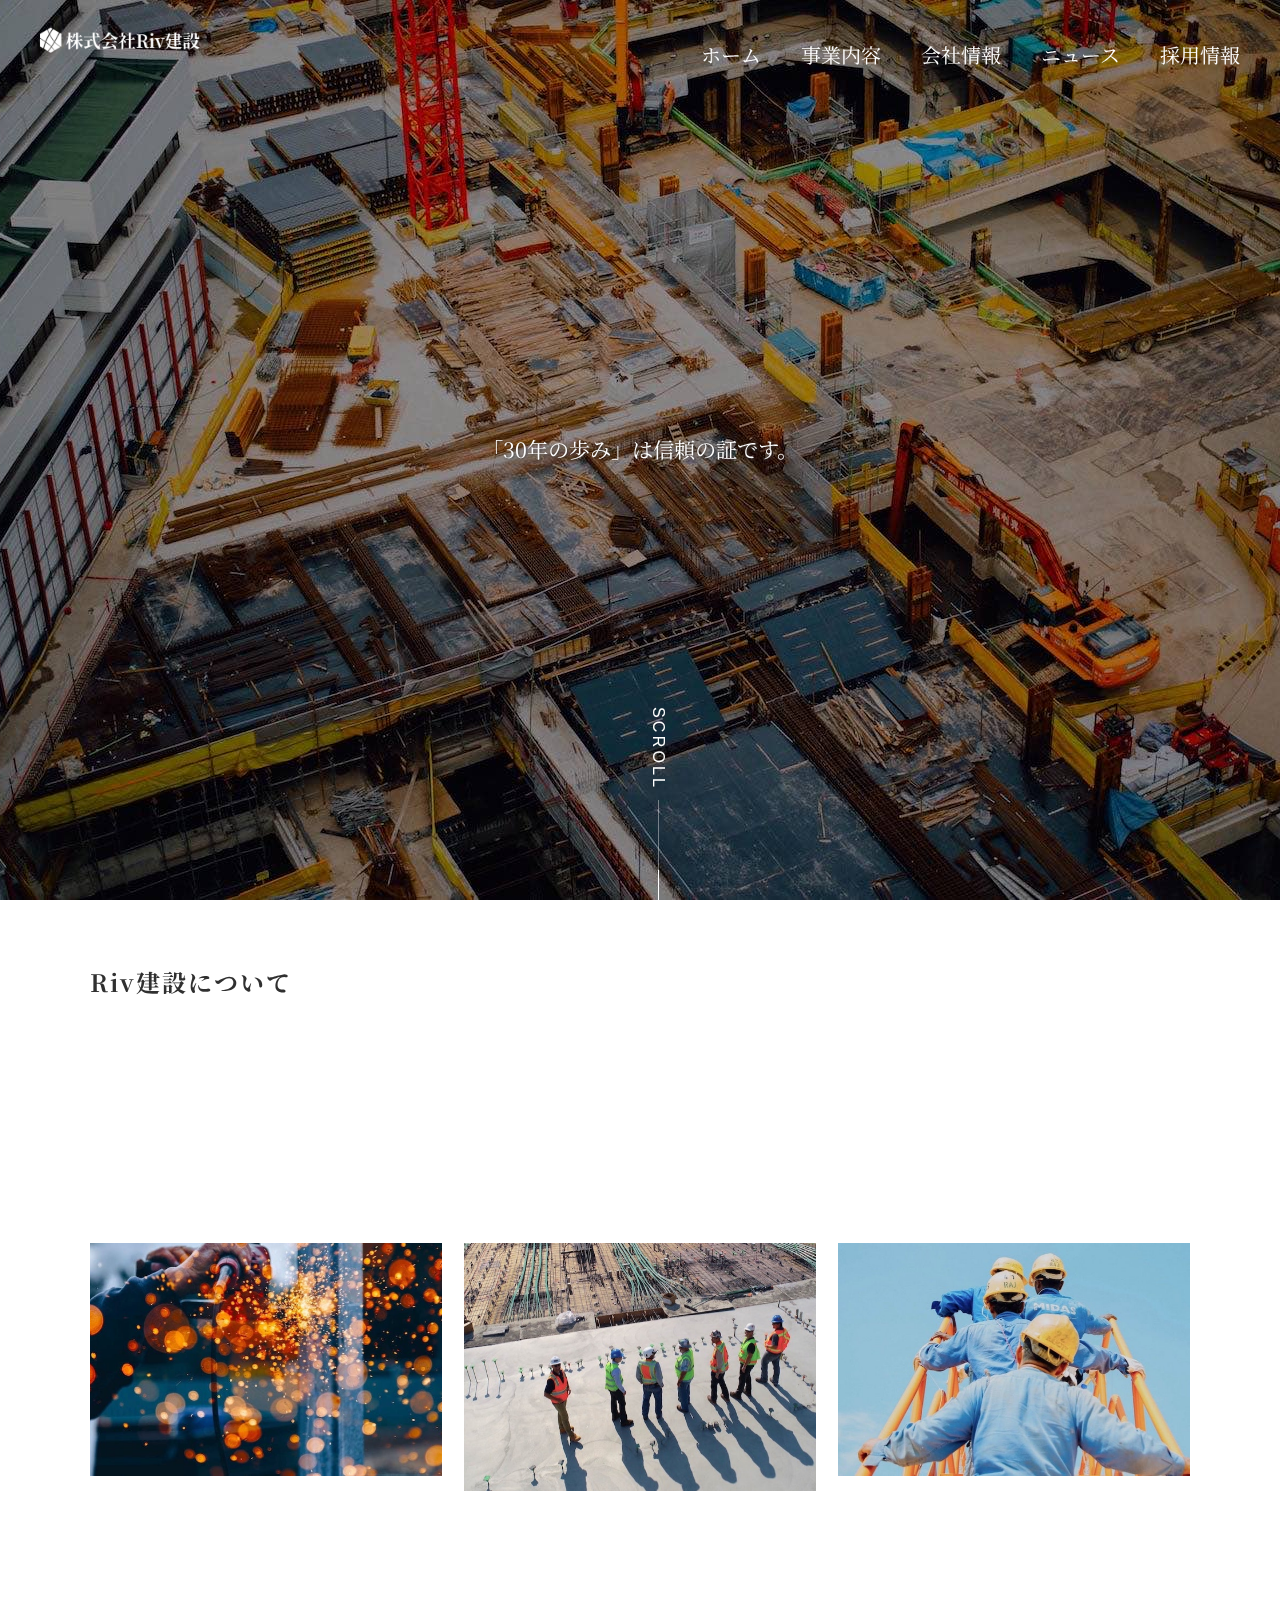
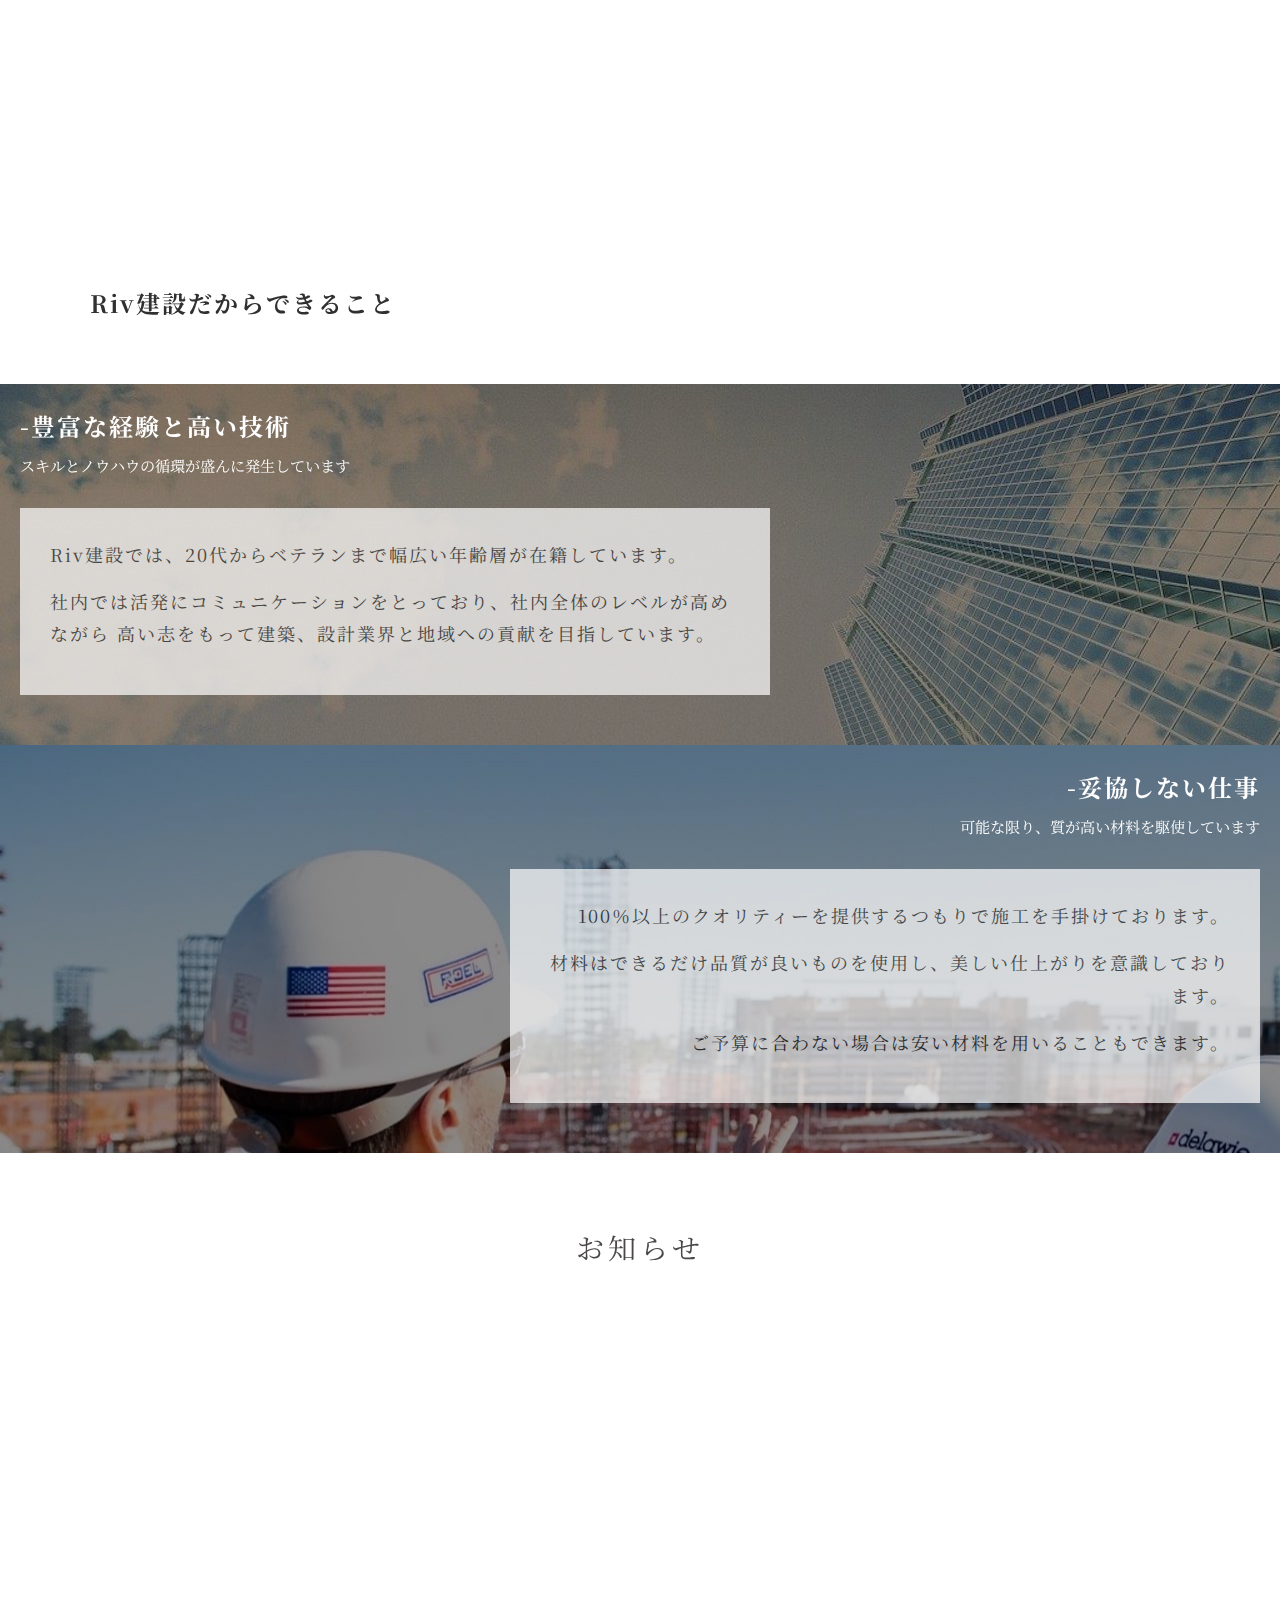
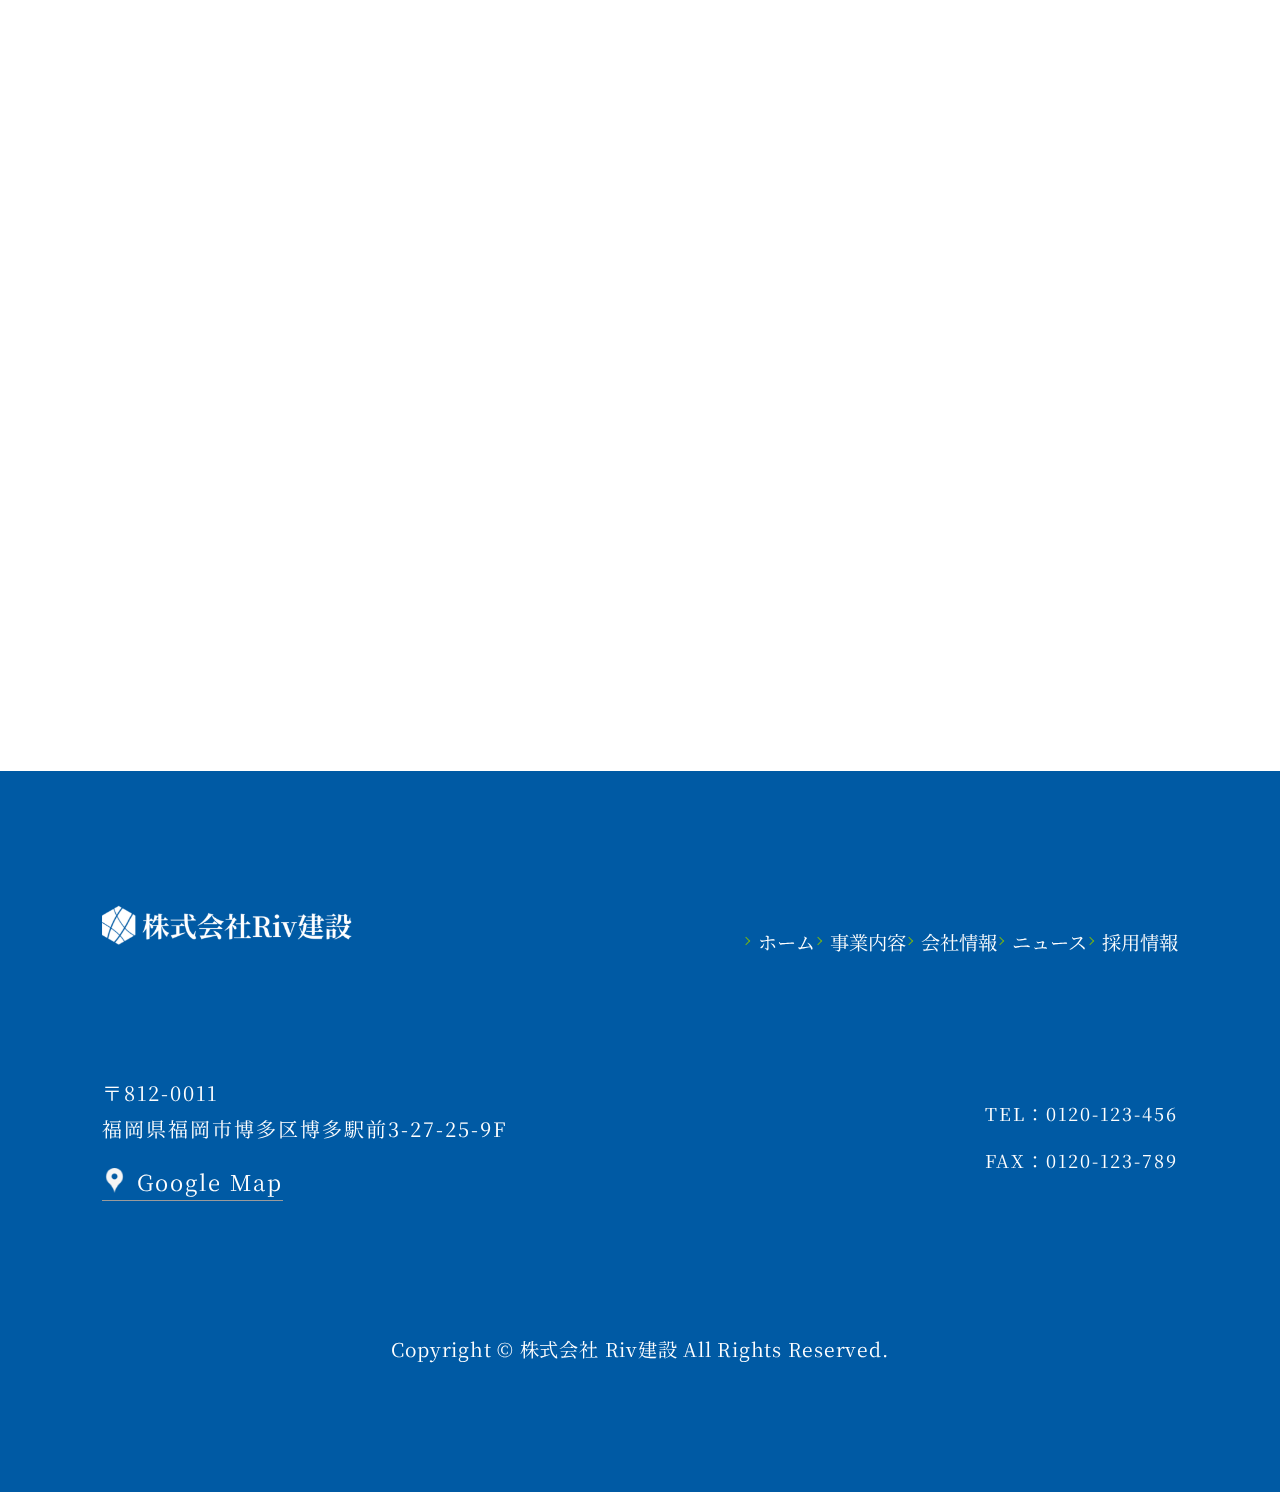
<file: index.html>
<!DOCTYPE html>
<html lang="ja">

<head>
  <meta charset="UTF-8" />
  <meta name="viewport" content="width=device-width, initial-scale=1.0" />
  <title>建設テンプレート-１</title>
  <link rel="stylesheet" href="/styles/vendor/logo-animation.min.css">
  <link rel="stylesheet" href="/styles/vendor/bootstrap-reboot.css">
  <link rel="stylesheet" href="/styles/vendor/swiper.min.css">
  <link rel="stylesheet" href="/styles/vendor/animsition.min.css">
  <link rel="preconnect" href="https://fonts.gstatic.com" />
  <link href="https://fonts.googleapis.com/css2?family=Noto+Serif+JP:wght@400;600&display=swap" rel="stylesheet" />
  <link rel="stylesheet" href="/styles/style.css" />
</head>

<body>
  <div class="superwrapper">
    <header id="header" class="p-header">
      <div class="logo clip-js3 top">
        <a class="animsition-link" href="/">
          <img src="/images/logo.png" alt="">
        </a>
      </div>
      <!-- /.logo -->
      <div class="l-menu-sp-button clip-js3 top"><i></i><i></i><i></i></div>
      <!-- /.l-menu-sp-button -->
      <div class="pc-menu">
        <nav class="pc-nav">
          <ul class="pc-nav__list">
            <li class="pc-nav__item">
              <a class="animsition-link" href="/">ホーム</a>
            </li>
            <li class="pc-nav__item">
              <a class="animsition-link" href="/business/business.html">事業内容</a>
            </li>
            <li class="pc-nav__item">
              <a class="animsition-link" href="/company/company.html">会社情報</a>
            </li>
            <li class="pc-nav__item">
              <a class="animsition-link" href="/news/news.html">ニュース</a>
            </li>
            <li class="pc-nav__item">
              <a class="animsition-link" href="/recruit/recruit.html">採用情報</a>
            </li>
          </ul>
        </nav>
      </div>
      <div class="l-action-sp">
        <ul class="l-action-sp__buttons">
          <li class="l-action-sp__button-access">
            <a href="https://goo.gl/maps/zHQuAuFJBFJgpG6fA"><i>事業内容</i></a>
          </li>
          <li class="l-action-sp__button-tel">
            <a href="tel:092-686-7954"><i>お問い合わせ</i></a>
          </li>
        </ul>
      </div>
      <!-- /.l-action-sp__buttons -->
    </header>
    <!-- /.p-header -->
    <div class="p-mv">
      <p class="p-mv-copy">「30年の歩み」は信頼の証です。</p>
      <div class="hero clip-js2 circle">
        <div class="swiper-container">
          <div class="swiper-wrapper">
            <div class="swiper-slide">
              <img class="view-sp" src="/images/top/top-image-sp-1.jpg">
              <img class="view-pc" src="/images/top/top-image-1.jpg">
            </div>
            <div class="swiper-slide">
              <img class="view-sp" src="/images/top/top-image-sp-2.jpg">
              <img class="view-pc" src="/images/top/top-image-2.jpg">
            </div>
            <div class="swiper-slide">
              <img class="view-sp" src="/images/top/top-image-sp-3.jpg">
              <img class="view-pc" src="/images/top/top-image-3.jpg">
            </div>
          </div>
        </div>
      </div>
      <a class="scroll-dwn clip-js1 top" href="#">SCROLL</a>
    </div>
    <!-- /.p-mv -->
    <div class="l-content" id="content">
      <div class="p-message">
        <div class="c-container appear up">
          <h3 class="c-txt-md clip-js left">Riv建設について</h3>
          <div class="p-message__text item">
            <p class="c-txt-sm">福岡県に密着するからこそのスピーディーな仕事と、安全第一で進める質の高い施工がRiv建設の強みです。</p>
            <p class="c-txt-sm">経験豊富なベテランから20代の若手もいます。先輩が後輩に対して工事の技術やノウハウを伝達し、会社全体のスキルを高める風土があります。</p>
            <p class="c-txt-sm">お客様に安心していただくために、クオリティの高い施工をご提供致します。</p>
          </div>
        </div>
      </div>
      <!-- /.p-message -->
      <div class="contents-nav">
        <nav class="p-index">
          <ul>
            <li>
              <a class="animsition-link" href="/business/business.html">
                <div class="p-index__photo">
                  <img class="parallax" src="/images/top/top-business.jpg" />
                </div>
                <div class="p-index__desc appear up">
                  <h3 class="p-index__title item">事業内容</h3>
                  <div class="p-index__text item">
                    <p class="c-txt-sm">
                      ビルやオフィスから一般住宅まで、様々なご要望にお応えできるのが私たちの強みです。
                    </p>
                  </div>
                </div>
              </a>
            </li>
            <li>
              <a class="animsition-link" href="/company/company.html">
                <div class="p-index__photo">
                  <img class="parallax" src="/images/top/top-company.jpg" />
                </div>
                <div class="p-index__desc appear up">
                  <h3 class="p-index__title item">会社情報</h3>
                  <div class="p-index__text item ">
                    <p class="c-txt-sm">
                      福岡で建設業を手掛けるRiv建設の会社プロフィールです。代表メッセージも一緒に添えております。
                    </p>
                  </div>
                </div>
              </a>
            </li>
            <li>
              <a class="animsition-link" href="/recruit/recruit.html">
                <div class="p-index__photo">
                  <img class="parallax" src="/images/top/top-recruit.jpg" />
                </div>
                <div class="p-index__desc appear up">
                  <h3 class="p-index__title item">採用情報</h3>
                  <div class="p-index__text item">
                    <p class="c-txt-sm">
                      Riv建設の社員として一緒に働ける方を募集中です。経験有無問わず募集しておりますので、まずはお気軽にご連絡下さい。
                    </p>
                  </div>
                </div>
              </a>
            </li>
          </ul>
        </nav>
      </div>
      <!-- /.contents-nav -->

      <div class="p-message">
        <div class="c-container appear up">
          <h3 class="c-txt-md clip-js left">Riv建設だからできること</h3>
        </div>
      </div>
      <div class="p-feature">
        <div class="left">
          <div class="left-inner">
            <h3 class="c-txt-md">-豊富な経験と高い技術</h3>
            <span>スキルとノウハウの循環が盛んに発生しています</span>
            <div>
              <p class="c-txt-sm">Riv建設では、20代からベテランまで幅広い年齢層が在籍しています。</p>
              <p class="c-txt-sm">社内では活発にコミュニケーションをとっており、社内全体のレベルが高めながら
                高い志をもって建築、設計業界と地域への貢献を目指しています。</p>
            </div>
          </div>
        </div>
        <div class="right">
          <div class="right-inner">
            <h3 class="c-txt-md">-妥協しない仕事</h3>
            <span>可能な限り、質が高い材料を駆使しています</span>
            <div>
              <p class="c-txt-sm">100％以上のクオリティーを提供するつもりで施工を手掛けております。</p>
              <p class="c-txt-sm">材料はできるだけ品質が良いものを使用し、美しい仕上がりを意識しております。</p>
              <p class="c-txt-sm">ご予算に合わない場合は安い材料を用いることもできます。</p>
            </div>
          </div>
        </div>
      </div>

      <!-- /.p-feature -->
      <div class="p-news">
        <div class="c-container appear up">
          <h2 class="p-news__title clip-js left">お知らせ</h2>
          <ul class="p-news__list item">
            <li class="p-news__item">
              <a class="animtision-link" href="/news/news-single.html">
                <span class="p-news__date">2021.01.25</span>
                <span class="p-news__item__title">2月のお知らせ</span>
              </a>
            </li>
            <li class="p-news__item">
              <a class="animtision-link" href="/news/news-single.html">
                <span class="p-news__date">2021.01.25</span>
                <span class="p-news__item__title">2月のお知らせ</span>
              </a>
            </li>
            <li class="p-news__item">
              <a class="animtision-link" href="/news/news-single.html">
                <span class="p-news__date">2021.01.25</span>
                <span class="p-news__item__title">2月のお知らせ</span>
              </a>
            </li>
          </ul>
          <div class="m-button-normal item">
            <a href="/news/news.html"><i>すべてのお知らせをみる</i></a>
          </div>
        </div>
      </div>
      <!-- /.p-news -->
      <nav class="btn-category appear up">
        <ul class="item">
          <li><a href="/business/business.html"><span class="btn-category__first"></span><i>事業内容</i></a></li>
          <li><a href="/company/company.html"><span class="btn-category__care"></span><i>会社情報</i></a></li>
          <li><a href="/recruit/recruit.html"><span class="btn-category__staff"></span><i>採用情報</i></a></li>
          <li class="u-hidden-pc"><a href="/news/news.html"><span class="btn-category__faq"></span><i>ニュース</i></a>
          </li>
        </ul>
      </nav>
    </div>
    <!-- /.l-content -->
    <footer class="p-footer">
      <div class="p-footer__wrap">
        <div class="p-footer__label">
          <h2 class="p-footer__logo">
            <img src="/images/logo.png" alt="">
          </h2>
        </div>
        <nav class="p-footer__nav">
          <ul>
            <li><a href="/" class="animsition-link m-button-arrow-l">ホーム</a></li>
            <li><a href="/business/business.html" class="animsition-link m-button-arrow-l">事業内容</a></li>
            <li><a href="/company/company.html" class="animsition-link m-button-arrow-l">会社情報</a></li>
            <li><a href="/news/news.html" class="animsition-link m-button-arrow-l">ニュース</a></li>
            <li><a href="/recruit/recruit.html" class="animsition-link m-button-arrow-l">採用情報</a></li>
          </ul>
        </nav>
      </div>
      <div class="p-footer__wrap">
        <address>
          <p class="c-txt-sm">
            〒812-0011<br>福岡県福岡市博多区博多駅前3-27-25-9F
          </p>
          <p class="c-txt-sm">
            <span>Google Map</span>
          </p>
        </address>
        <div>
          <p class="c-txt-sm">TEL：0120-123-456</p>
          <p class="c-txt-sm">FAX：0120-123-789</p>
        </div>
      </div>
      <!-- /.p-open-time -->
      <div class="p-footer__copyright">
        Copyright © 株式会社 Riv建設 All Rights Reserved.
      </div>
    </footer>
    <!-- /.p-footer -->
    <div class="l-menu-sp u-hidden-wide">
      <div class="l-menu-sp__inner">
        <nav class="l-menu-sp__nav">
          <ul>
            <li><a class="animsition-link" href="/">ホーム</a></li>
            <li><a class="animsition-link" href="/business/business.html">事業内容</a></li>
            <li><a class="animsition-link" href="/company/company.html">会社情報</a></li>
            <li><a class="animsition-link" href="/news/news.html">ニュース</a></li>
            <li><a class="animsition-link" href="/recruit/recruit.html">採用情報</a></li>
          </ul>
          <div class="reserve-btn-wrap">
            <div class="reserve-btn-tel">
              <h4>お電話はこちら</h4>
              <div class="reserve-btn">
                <a href="tel:092-686-7954"><span>092-686-7954</span></a>
              </div>
            </div>
          </div>
        </nav>
      </div>
    </div>
    <!-- /.l-menu-sp -->
  </div>
  <!-- /.superwrpper -->
  <!-- <script src="scripts/vendor/pace.js"></script> -->
  <script src="https://ajax.googleapis.com/ajax/libs/jquery/1.11.0/jquery.min.js"></script>
  <script src="scripts/vendor/swiper.min.js"></script>
  <script src="scripts/vendor/animsition.min.js"></script>
  <script src="scripts/libs/hero-slider.js"></script>
  <script src="scripts/vendor/simpleParallax.min.js"></script>
  <script src="scripts/libs/scroll.js"></script>
  <script src="scripts/libs/text-animation.js"></script>
  <script src="/scripts/libs/page.js"></script>
  <script src="scripts/libs/parallax.js"></script>
  <script src="scripts/libs/scroll-btn.js"></script>
  <script src="scripts/libs/mobile-menu.js"></script>
  <script src="scripts/main.js"></script>
</body>

</html>
</file>
<file: styles/style.css>
@charset "UTF-8";
body {
  margin: 0;
  font-family: 'Noto Serif JP', serif;
  font-size: 0.95em;
  color: #4b4747;
}

body.hidden {
  overflow: hidden;
}

.superwrapper {
  overflow: hidden;
}

#main-wrapper {
  overflow: hidden;
}

a,
a:hover,
a:visited,
a:active {
  color: #303030;
}

.c-container {
  padding: 0 7vw;
}

.c-txt-xs {
  font-size: 10px;
  letter-spacing: 2px;
  color: #303030;
  line-height: 1.8;
}

.c-txt-sm {
  font-size: 12px;
  letter-spacing: 2px;
  color: #303030;
  line-height: 1.8;
  margin-bottom: 15px;
}

.c-txt-md {
  font-size: 16px;
  letter-spacing: 2px;
  color: #303030;
  line-height: 1.8;
}

.c-txt-lr {
  font-size: 18px;
  letter-spacing: 2px;
  color: #303030;
  line-height: 1.8;
}

.c-title {
  text-align: center;
}

.u-hidden-sp {
  display: none;
}

.text-right {
  text-align: right;
}

.btn-category ul {
  display: -webkit-box;
  display: -ms-flexbox;
  display: flex;
  -webkit-box-align: stretch;
      -ms-flex-align: stretch;
          align-items: stretch;
  -webkit-box-pack: justify;
      -ms-flex-pack: justify;
          justify-content: space-between;
}

@media screen and (min-width: 767px) {
  .btn-category ul li {
    width: 100%;
  }
  .btn-category ul span {
    padding-top: 52%;
  }
}

@media screen and (max-width: 767px) {
  .btn-category ul {
    -ms-flex-wrap: wrap;
        flex-wrap: wrap;
  }
  .btn-category ul li {
    width: 50%;
    margin-bottom: 8vw;
  }
  .btn-category ul li span {
    padding-top: 41%;
  }
  .btn-category ul li i {
    margin-top: 3.2vw;
    padding-right: 3.2vw;
  }
  .btn-category ul li i::after {
    top: 50%;
    -webkit-transform: translateY(-50%);
            transform: translateY(-50%);
    width: 1.6vw;
    height: 2.6666666667vw;
    margin-left: 2.1333333333vw;
  }
}

.btn-category ul li a {
  display: block;
  position: relative;
  -webkit-box-sizing: border-box;
          box-sizing: border-box;
  text-align: center;
  line-height: 1.25;
  letter-spacing: 0.15rem;
}

.btn-category ul li i {
  display: inline-block;
  position: relative;
}

.btn-category ul li i::after {
  -webkit-transition: all 0.2s cubic-bezier(0, 0, 0.58, 1);
  transition: all 0.2s cubic-bezier(0, 0, 0.58, 1);
  content: "";
  position: absolute;
  right: 0;
  background-image: url(/images/common/icon_arrow--right.svg);
  background-position: right center;
  background-repeat: no-repeat;
  background-size: 100% 100%;
}

.btn-category__first {
  background-image: url(/images/business/business.jpg);
  display: block;
  background-position: top center;
  background-repeat: no-repeat;
  background-size: cover;
}

.btn-category__care {
  background-image: url(/images/company/company.jpg);
  display: block;
  background-position: top center;
  background-repeat: no-repeat;
  background-size: cover;
}

.btn-category__staff {
  background-image: url(/images/top/recruit.jpg);
  display: block;
  background-position: center;
  background-repeat: no-repeat;
  background-size: cover;
}

.btn-category__faq {
  background-image: url(/images/top/news.jpg);
  display: block;
  background-position: top center;
  background-repeat: no-repeat;
  background-size: cover;
}

.btn-topicpath {
  margin: 5vw 8vw 8vw 4vw;
}

@media (max-width: 767px) {
  .btn-topicpath ul {
    font-size: 3.2vw;
  }
  .btn-topicpath ul li + li {
    margin-left: 2.2vw;
  }
  .btn-topicpath ul a {
    padding-right: 3.2vw;
  }
}

.btn-topicpath ul {
  display: -webkit-box;
  display: -ms-flexbox;
  display: flex;
  -webkit-box-align: start;
      -ms-flex-align: start;
          align-items: flex-start;
  -webkit-box-pack: start;
      -ms-flex-pack: start;
          justify-content: flex-start;
}

.btn-topicpath ul a {
  position: relative;
  color: green;
}

.btn-topicpath ul a::after {
  content: "";
  position: absolute;
  top: 50%;
  right: 0;
  -webkit-transform: translateY(-50%);
          transform: translateY(-50%);
  width: 1.6vw;
  height: 2.6666666667vw;
  margin-left: 2.1333333333vw;
  -webkit-transition: all 0.2s cubic-bezier(0, 0, 0.58, 1);
  transition: all 0.2s cubic-bezier(0, 0, 0.58, 1);
  background-image: url(/images/common/icon_arrow--right.svg);
  background-position: right center;
  background-repeat: no-repeat;
  background-size: 100% 100%;
}

.m-button-normal {
  width: 84vw;
  margin: 8vw auto;
  font-size: 3.7333333333vw;
  line-height: 1.25;
}

.m-button-normal > a {
  display: -webkit-box;
  display: -ms-flexbox;
  display: flex;
  -webkit-box-align: center;
      -ms-flex-align: center;
          align-items: center;
  -webkit-box-pack: center;
      -ms-flex-pack: center;
          justify-content: center;
  height: 16vw;
  -webkit-box-sizing: border-box;
          box-sizing: border-box;
  padding: 1.3vw 5vw 1.3vw 5vw;
  border: 1px solid #c4ccd1;
}

.m-button-normal > a i {
  position: relative;
  padding-right: 16px;
}

.m-button-normal > a i::after {
  position: absolute;
  top: 4px;
  right: 0;
  content: '';
  display: inline-block;
  height: 10px;
  width: 10px;
  background-image: url(/images/common/arrow.png);
  background-repeat: no-repeat;
  background-size: contain;
}

.c-head01 {
  text-align: center;
  padding-bottom: 5vw;
  letter-spacing: 2px;
}

.c-head01 span {
  color: #005AA4;
  font-weight: 300;
  font-size: .9rem;
}

.c-head01 p {
  font-size: 1.3rem;
}

.-opened.l-menu-sp {
  -webkit-transition: all 0.5s;
  transition: all 0.5s;
  opacity: 1;
  z-index: 40;
}

.-opened.l-menu-sp-button > i:nth-child(1) {
  -webkit-transform: translateY(10px) rotate(135deg);
          transform: translateY(10px) rotate(135deg);
}

.-opened.l-menu-sp-button > i:nth-child(2) {
  -webkit-transform: translateX(-18px) scaleX(0);
          transform: translateX(-18px) scaleX(0);
}

.-opened.l-menu-sp-button > i:nth-child(3) {
  -webkit-transform: translateY(-10px) rotate(-135deg);
          transform: translateY(-10px) rotate(-135deg);
}

@media (min-width: 600px) {
  .-opened.l-menu-sp-button > i:nth-child(3) {
    -webkit-transform: translateY(-14px) rotate(-135deg);
            transform: translateY(-14px) rotate(-135deg);
  }
}

.contents-title {
  font-size: 28px;
  color: #303030;
  letter-spacing: 5px;
  text-align: center;
}

.contents-subtitle {
  font-size: 18px;
  color: #5a5a5a;
  letter-spacing: 3px;
  margin-bottom: 60px;
  text-align: center;
}

.c-topview {
  position: relative;
}

.c-topview__img {
  height: 30vh;
}

.c-topview__title {
  position: absolute;
  bottom: 10%;
  left: 8%;
  font-size: 1.6rem;
  color: #303030;
}

.m-button-arrow-l {
  position: relative;
  display: inline-block;
  padding-left: 15px;
}

.m-button-arrow-l::before {
  content: '';
  width: 6px;
  height: 6px;
  border: 0px;
  border-top: solid 1px #75b417;
  border-right: solid 1px #75b417;
  -webkit-transform: rotate(45deg);
  transform: rotate(45deg);
  position: absolute;
  top: 50%;
  left: 0;
  margin-top: -4px;
}

.p-header {
  position: relative;
}

.p-header .logo {
  position: absolute;
  top: 20px;
  left: 20px;
  width: 160px;
  z-index: 3000;
}

.p-header .pc-nav__list {
  display: -webkit-box;
  display: -ms-flexbox;
  display: flex;
  -webkit-box-pack: justify;
      -ms-flex-pack: justify;
          justify-content: space-between;
}

.p-header .pc-nav__item {
  font-size: 10px;
  padding-right: 10px;
}

@media (max-width: 960px) {
  .p-header .pc-menu {
    display: none;
  }
}

.p-header .l-menu-sp-button {
  position: fixed;
  right: 0;
  top: 0;
  z-index: 50;
  width: 16vw;
  height: 16vw;
  background: #005AA4;
}

.p-header .l-menu-sp-button > i {
  -webkit-transition: all 0.2s ease-out;
  transition: all 0.2s ease-out;
  position: absolute;
  left: 0;
  right: 0;
  margin: auto;
  -webkit-box-sizing: content-box;
          box-sizing: content-box;
  width: 56.6666666667%;
  height: 1px;
  background: #fff;
  -webkit-backface-visibility: hidden;
          backface-visibility: hidden;
  -webkit-transition: all 0.5s;
  transition: all 0.5s;
}

.p-header .l-menu-sp-button > i:nth-child(1) {
  top: 33%;
}

.p-header .l-menu-sp-button > i:nth-child(2) {
  top: 50%;
}

.p-header .l-menu-sp-button > i:nth-child(3) {
  top: 66%;
}

.p-header .l-action-sp {
  position: fixed;
  bottom: 0;
  left: 0;
  right: 0;
  z-index: 50;
  margin: auto;
  -webkit-backface-visibility: hidden;
  backface-visibility: hidden;
  -webkit-transition: all 0.2s cubic-bezier(0, 0, 0.58, 1);
  transition: all 0.2s cubic-bezier(0, 0, 0.58, 1);
}

.p-header .l-action-sp__buttons {
  display: -webkit-box;
  display: -ms-flexbox;
  display: flex;
  margin: 0;
}

.p-header .l-action-sp__buttons li {
  width: 50%;
}

.p-header .l-action-sp__buttons a {
  display: block;
  width: 100%;
  height: 13vw;
  line-height: 13vw;
  color: #fff;
  font-size: 3vw;
  text-align: center;
}

.p-header .l-action-sp__button-access {
  position: relative;
  background: #79adff;
}

.p-header .l-action-sp__button-access::before {
  content: '';
  position: absolute;
  top: 37%;
  left: 24%;
  height: 3.7vw;
  width: 3.7vw;
  background-image: url(/images/common/ico-map-white.png);
  background-position: center;
  background-repeat: no-repeat;
  background-size: contain;
}

.p-header .l-action-sp__button-tel {
  position: relative;
  background: #005AA4;
}

.p-header .l-action-sp__button-tel::before {
  content: '';
  position: absolute;
  top: 37%;
  left: 15%;
  height: 3.7vw;
  width: 3.7vw;
  background-image: url(/images/common/phone-white-line.png);
  background-position: center;
  background-repeat: no-repeat;
  background-size: contain;
}

.p-header .hide.l-action-sp {
  visibility: hidden;
  -webkit-transform: translateY(50px);
          transform: translateY(50px);
  -webkit-transition: all 0.4s;
  transition: all 0.4s;
}

.l-menu-sp {
  position: fixed;
  left: 0;
  right: 0;
  top: 0;
  bottom: 0;
  width: 100%;
  height: 100%;
  background: #fff;
  -webkit-backface-visibility: hidden;
          backface-visibility: hidden;
  overflow: auto;
  opacity: 0;
  z-index: -10;
  -webkit-transition: all 0.5s;
  transition: all 0.5s;
}

.l-menu-sp__inner {
  display: -webkit-box;
  display: -ms-flexbox;
  display: flex;
  width: 100%;
  height: 100%;
  padding: 13.3333333333vw 0;
  -webkit-box-sizing: border-box;
          box-sizing: border-box;
  -webkit-box-align: center;
      -ms-flex-align: center;
          align-items: center;
  -webkit-box-pack: center;
      -ms-flex-pack: center;
          justify-content: center;
}

.l-menu-sp__logo {
  position: absolute;
  left: 5.3333333333vw;
  top: 5.3333333333vw;
  width: 60.2666666667vw;
  z-index: 40;
}

.l-menu-sp__nav > ul {
  width: 84vw;
  margin: 0 auto;
  padding-bottom: 10.6666666667vw;
  display: -webkit-box;
  display: -ms-flexbox;
  display: flex;
  -ms-flex-wrap: wrap;
      flex-wrap: wrap;
}

.l-menu-sp__nav > ul li {
  width: 50%;
  -webkit-box-sizing: border-box;
          box-sizing: border-box;
  padding: 17px 0 17px 8px;
}

.l-menu-sp .reserve-btn-wrap {
  text-align: center;
}

.l-menu-sp .reserve-btn-wrap h4 {
  font-size: 12px;
  margin-bottom: 10px;
}

.l-menu-sp .reserve-btn-wrap .reserve-btn {
  border: 1px solid #303030;
  display: inline-block;
  margin-bottom: 25px;
  width: 172px;
}

.l-menu-sp .reserve-btn-wrap .reserve-btn span {
  position: relative;
  display: block;
  text-align: center;
  padding: 10px 20px 10px 10px;
  font-size: 12px;
}

.l-menu-sp .reserve-btn-wrap .reserve-btn-net span {
  position: relative;
  letter-spacing: 2px;
}

.l-menu-sp .reserve-btn-wrap .reserve-btn-net span::after {
  content: '';
  display: inline-block;
  position: absolute;
  top: 12px;
  right: 5px;
  height: 12px;
  width: 12px;
  background-image: url(/images/common/icon-link-1-black.png);
  background-size: contain;
  background-repeat: no-repeat;
}

.l-menu-sp .reserve-btn-wrap .reserve-btn-tel span {
  letter-spacing: 4px;
}

.l-menu-sp .reserve-btn-wrap .reserve-btn-tel span::after {
  content: '';
  display: inline-block;
  position: absolute;
  top: 13px;
  right: 10px;
  height: 12px;
  width: 12px;
  background-image: url(/images/common/icon-tel.png);
  background-size: contain;
  background-repeat: no-repeat;
}

@media (min-width: 600px) {
  .l-menu-sp .reserve-btn-wrap {
    display: -webkit-box;
    display: -ms-flexbox;
    display: flex;
    -ms-flex-pack: distribute;
        justify-content: space-around;
    padding: 0 40px;
  }
  .l-menu-sp .reserve-btn-wrap h4 {
    font-size: 18px;
  }
  .l-menu-sp .reserve-btn-wrap .reserve-btn {
    width: 240px;
  }
  .l-menu-sp .reserve-btn-wrap .reserve-btn span {
    padding: 15px 30px 15px 20px;
    font-size: 16px;
  }
  .l-menu-sp .reserve-btn-wrap .reserve-btn span::after {
    top: 16px;
    right: 12px;
    width: 18px;
    height: 18px;
  }
}

.p-mv {
  position: relative;
  background: #fff;
  overflow: hidden;
  height: 94vh;
}

.p-mv__movie {
  width: 100%;
  height: 100%;
}

.p-mv__video {
  position: absolute;
  top: 0;
  left: 0;
  min-width: 100%;
  min-height: 100%;
  width: auto;
  height: auto;
  z-index: 10;
}

.p-mv #p-video {
  height: 100%;
}

.p-mv .p-mv-copy {
  position: absolute;
  z-index: 10;
  color: #fff;
  top: 50%;
  left: 50%;
  -webkit-transform: translateY(-50%) translateX(-50%);
          transform: translateY(-50%) translateX(-50%);
  width: 100%;
  text-align: center;
  font-size: 1.4em;
  text-shadow: 1px 1px 3px #3e3e3e;
}

.p-message {
  margin: 60px 0;
}

.p-message h3 {
  margin-bottom: 20px;
}

.p-feature {
  margin-bottom: 60px;
}

.p-feature .left,
.p-feature .right {
  background-image: url(/images/top/main-2.jpg);
}

.p-feature .left *,
.p-feature .right * {
  color: #fff;
}

.p-feature .left-inner,
.p-feature .right-inner {
  padding: 20px;
}

.p-feature .left-inner > div,
.p-feature .right-inner > div {
  background: #fff;
  padding: 30px;
  margin: 30px 0;
  opacity: .7;
  max-width: 750px;
}

.p-feature .left-inner > div p,
.p-feature .right-inner > div p {
  color: #303030;
}

.p-feature .left {
  background-image: url(/images/top/main-1.jpg);
}

.p-feature .right {
  text-align: end;
  margin-left: auto;
}

.p-feature .right-inner div {
  margin-left: auto;
}

.contents-nav {
  margin: 0;
  margin-bottom: 50px;
  padding: 0;
  border: 0;
  outline: 0;
  font-size: 100%;
  vertical-align: baseline;
  background: transparent;
}

.contents-nav .p-index__photo {
  overflow: hidden;
}

.contents-nav .p-index__desc {
  margin: 0 20px 40px 20px;
}

.contents-nav .p-index__title {
  margin: 30px 0 20px 0;
  padding-bottom: 10px;
  padding-right: 50px;
  position: relative;
  display: inline-block;
  overflow: hidden;
  font-family: ten-mincho-text, serif;
  font-weight: 400;
  font-size: 16px;
  line-height: 1.2;
}

.contents-nav .p-index__title::after {
  right: 4vw;
  width: 100%;
  height: 4vw;
  background-size: auto 4vw;
  -webkit-backface-visibility: hidden;
          backface-visibility: hidden;
  content: '';
  display: block;
  position: absolute;
  top: 10px;
  bottom: 0;
  background-image: url(/images/line_arrow.svg);
  background-position: 100% 100%;
  background-repeat: no-repeat;
}

.p-news {
  margin-bottom: 100px;
}

.p-news h2 {
  margin-top: 0;
  margin-bottom: 18px;
  line-height: 1.4;
  text-align: center;
  font-size: 18px;
  font-weight: 400;
  letter-spacing: 0.15em;
}

.p-news__list {
  margin-bottom: 8vw;
}

.p-news__list > li:first-child {
  border-top: 1px solid #c4ccd1;
}

.p-news__list li {
  border-bottom: 1px solid #c4ccd1;
}

.p-news__list li a {
  display: block;
  padding: 4vw 5vw;
}

.p-news__date {
  -webkit-box-sizing: border-box;
          box-sizing: border-box;
  line-height: 1.5;
  color: #fff;
  background-color: #005AA4;
  -webkit-box-shadow: 3px 3px 3px #e2e2e2;
          box-shadow: 3px 3px 3px #e2e2e2;
  display: inline-block;
  padding: 2vw;
  border-radius: 5%;
}

.p-news__item__title {
  display: block;
  margin-top: 4vw;
  padding-left: 2vw;
}

.p-access .m-heading-normal {
  margin-top: 0;
  margin-bottom: 30px;
  text-align: center;
  font-family: ten-mincho-text, serif;
  font-weight: 400;
  font-size: 20px;
  letter-spacing: 0.15em;
}

.p-access .m-block-access img {
  max-width: 100%;
  vertical-align: bottom;
}

.p-access .m-block-access__visual {
  margin-bottom: 30px;
}

.p-access .m-block-access__photos {
  display: -webkit-box;
  display: -ms-flexbox;
  display: flex;
}

.p-access .m-block-access__map {
  width: 100%;
  height: 112vw;
}

.p-access .m-block-access__description {
  margin: 0 8vw;
  line-height: 2;
  -webkit-box-sizing: border-box;
          box-sizing: border-box;
  font-size: 12px;
}

.p-footer {
  padding: 16vw 8vw 20vw;
  font-size: 3.7333333333vw;
  background: #005AA4;
  display: block;
  color: #fff;
}

.p-footer__label {
  margin-bottom: 8vw;
}

.p-footer__logo {
  width: 120px;
}

.p-footer__subject {
  margin-top: 4vw;
  font-size: 3.2vw;
  color: #fff;
}

.p-footer__nav {
  margin-bottom: 43px;
}

.p-footer__nav > ul {
  line-height: 1.3;
  margin-top: 43px;
}

.p-footer__nav > ul > li {
  margin-bottom: 26px;
}

.p-footer__nav > ul > li a {
  color: #fff;
}

.p-footer__back > a {
  display: block;
  border: 1px solid #c4ccd1;
  width: 21.3333333333vw;
  height: 21.3333333333vw;
  margin: 0 auto;
  border-radius: 100%;
  font-size: 4.2666666667vw;
  text-align: center;
}

.p-footer__back > a::before {
  -webkit-transition: all 0.2s cubic-bezier(0, 0, 0.58, 1);
  transition: all 0.2s cubic-bezier(0, 0, 0.58, 1);
  content: '';
  display: block;
  width: 3.2vw;
  height: 1.2vw;
  margin: 5.3333333333vw auto 1.3333333333vw auto;
}

.p-footer p {
  color: #fff;
}

.p-footer address {
  margin-top: 20px;
}

.p-footer address span {
  position: relative;
  padding: 0 0 3px 20px;
  border-bottom: 1px solid #9b9b9b;
}

.p-footer address span::before {
  position: absolute;
  top: 2px;
  left: 0;
  content: '';
  display: inline-block;
  height: 15px;
  width: 15px;
  background-image: url(/images/common/ico-map-white.png);
  background-size: contain;
  background-repeat: no-repeat;
}

.p-footer__copyright {
  margin-top: 8vw;
  text-align: center;
  letter-spacing: 0.04em;
  color: #fff;
}

.first-wrapper {
  overflow: hidden;
}

.first-wrapper .c-topview__title {
  bottom: 0;
}

.first-wrapper .fa-contents .fa-text {
  padding: 0 7vw;
}

.first-wrapper .fa-contents .fa-gallery {
  margin-bottom: 20vw;
}

.first-wrapper .fa-contents .fa-gallery ul {
  display: -webkit-box;
  display: -ms-flexbox;
  display: flex;
  -ms-flex-wrap: wrap;
      flex-wrap: wrap;
}

.first-wrapper .fa-contents .fa-gallery li {
  width: 50%;
  height: 180px;
  position: relative;
  overflow: hidden;
}

.first-wrapper .fa-contents .fa-gallery li::before {
  -webkit-transition: opacity 0.2s cubic-bezier(0, 0, 0.58, 1);
  transition: opacity 0.2s cubic-bezier(0, 0, 0.58, 1);
  position: absolute;
  content: "";
  left: 0;
  top: 0;
  width: 100%;
  height: 100%;
  background: rgba(0, 0, 0, 0.3);
  opacity: 1;
  z-index: 1;
  -webkit-backface-visibility: hidden;
          backface-visibility: hidden;
}

.first-wrapper .fa-contents .fa-gallery__name {
  position: absolute;
  left: 0;
  top: 50%;
  width: 100%;
  font-family: ten-mincho-text, serif;
  font-weight: 400;
  color: #fff;
  text-align: center;
  -webkit-transform: translateY(-50%);
  transform: translateY(-50%);
  line-height: 1.2;
  z-index: 1;
}

.first-wrapper .fa-contents .fa-message {
  margin: 30vw 0 18vw 0;
}

.first-wrapper .fa-contents .fa-message__inner {
  margin-bottom: 20vw;
}

.first-wrapper .fa-contents .fa-message__button {
  position: relative;
  margin-top: 5.3vw;
}

.first-wrapper .fa-contents .fa-message__button a {
  padding-bottom: 2vw;
  padding-right: 3vw;
  border-bottom: 1px solid #afafaf;
}

.first-wrapper .fa-contents .fa-message__button a::after {
  -webkit-transition: all 0.2s cubic-bezier(0, 0, 0.58, 1);
  transition: all 0.2s cubic-bezier(0, 0, 0.58, 1);
  content: "";
  position: absolute;
  top: 50%;
  right: 0;
  -webkit-transform: translateY(-50%);
          transform: translateY(-50%);
  width: 1.6vw;
  height: 2.6666666667vw;
  margin-left: 2.1333333333vw;
  background-image: url(/images/common/icon_arrow--right.svg);
  background-position: right center;
  background-repeat: no-repeat;
  background-size: 100% 100%;
}

@media (max-width: 980px) {
  .first-wrapper .fa-contents .fa-message__button {
    text-align: right;
  }
}

.first-wrapper .fs-message {
  margin: 18vw 0 18vw 0;
}

.first-wrapper .fs-message__img {
  margin: 0 0 8vw 0;
}

.first-wrapper .fs-message__button {
  position: relative;
  margin-top: 5.3vw;
}

.first-wrapper .fs-message__button a {
  padding-bottom: 2vw;
  padding-right: 3vw;
  border-bottom: 1px solid #afafaf;
}

.first-wrapper .fs-message__button a::after {
  -webkit-transition: all 0.2s cubic-bezier(0, 0, 0.58, 1);
  transition: all 0.2s cubic-bezier(0, 0, 0.58, 1);
  content: "";
  position: absolute;
  top: 50%;
  right: 0;
  -webkit-transform: translateY(-50%);
          transform: translateY(-50%);
  width: 1.6vw;
  height: 2.6666666667vw;
  margin-left: 2.1333333333vw;
  background-image: url(/images/common/icon_arrow--right.svg);
  background-position: right center;
  background-repeat: no-repeat;
  background-size: 100% 100%;
}

@media (max-width: 980px) {
  .first-wrapper .fs-message__button {
    text-align: right;
  }
}

.first-wrapper .fs-message .u-text-smaller {
  font-size: 12px;
}

.first-wrapper .fs-message .u-text-bold {
  font-size: 16px;
  padding-left: 15px;
}

.first-wrapper .fs-promise {
  margin-bottom: 20vw;
}

.first-wrapper .fs-promise span {
  display: block;
  margin-bottom: 2vw;
}

.first-wrapper .fs-promise__img {
  margin: 0 -7.5vw 8vw -7.5vw;
}

.first-wrapper .fs-promise__block {
  margin-bottom: 20vw;
}

.first-wrapper .fs-promise__desc {
  padding: 0 7vw;
}

.first-wrapper .fs-promise__desc .num-tit {
  display: -webkit-box;
  display: -ms-flexbox;
  display: flex;
  -webkit-box-align: center;
      -ms-flex-align: center;
          align-items: center;
  -webkit-box-pack: start;
      -ms-flex-pack: start;
          justify-content: flex-start;
  margin-bottom: 4vw;
}

.first-wrapper .fs-promise__desc .num-tit i {
  font-size: 10vw;
  display: block;
  width: 0.75em;
  color: #005AA4;
  font-weight: 400;
}

.first-wrapper .fs-promise__desc .num-tit span {
  padding-left: 4vw;
  font-size: 1rem;
  padding-top: 3vw;
}

.first-wrapper .fs-promise__desc .description {
  line-height: 1.8;
}

.first-wrapper .fs-promise__btn {
  margin: 8vw 0 0 0;
}

.first-wrapper .fs-promise__btn a {
  display: -webkit-box;
  display: -ms-flexbox;
  display: flex;
  -webkit-box-align: center;
      -ms-flex-align: center;
          align-items: center;
  -webkit-box-pack: center;
      -ms-flex-pack: center;
          justify-content: center;
  height: 16vw;
  -webkit-box-sizing: border-box;
          box-sizing: border-box;
  padding: 1.3333333333vw 5vw;
  border: 1px solid #C4CCD1;
}

.first-wrapper .fs-promise__btn a i {
  position: relative;
}

.first-wrapper .fs-promise__btn a i::after {
  -webkit-transition: all 0.2s cubic-bezier(0, 0, 0.58, 1);
  transition: all 0.2s cubic-bezier(0, 0, 0.58, 1);
  content: "";
  position: absolute;
  top: 50%;
  right: -4vw;
  -webkit-transform: translateY(-50%);
          transform: translateY(-50%);
  width: 1.6vw;
  height: 2.6vw;
  margin-left: 2vw;
  background-image: url(/images/common/icon_arrow--right.svg);
  background-position: right center;
  background-repeat: no-repeat;
  background-size: 100% 100%;
}

.first-wrapper .p-access {
  margin-bottom: 100px;
}

.first-wrapper .p-open-time {
  margin: 0 0 8vw 0;
}

.treatment-contents .c-topview__title {
  left: 50%;
}

.treatment-contents .tr-message {
  margin: 18vw 0 18vw 0;
}

.treatment-contents .tr-message__inner {
  margin-bottom: 20vw;
}

.treatment-contents .tr-message__button {
  position: relative;
  margin-top: 5.3vw;
}

.treatment-contents .tr-message__button a {
  padding-bottom: 2vw;
  padding-right: 3vw;
  border-bottom: 1px solid #afafaf;
}

.treatment-contents .tr-message__button a::after {
  -webkit-transition: all 0.2s cubic-bezier(0, 0, 0.58, 1);
  transition: all 0.2s cubic-bezier(0, 0, 0.58, 1);
  content: "";
  position: absolute;
  top: 50%;
  right: 0;
  -webkit-transform: translateY(-50%);
          transform: translateY(-50%);
  width: 1.6vw;
  height: 2.6666666667vw;
  margin-left: 2.1333333333vw;
  background-image: url(/images/common/icon_arrow--right.svg);
  background-position: right center;
  background-repeat: no-repeat;
  background-size: 100% 100%;
}

@media (max-width: 980px) {
  .treatment-contents .tr-message__button {
    text-align: right;
  }
}

.treatment-contents .tr-message__photo {
  margin: 0 -7vw;
}

.treatment-contents .tr-menu {
  margin-bottom: 60px;
}

.treatment-contents .tr-menu__list {
  margin-top: -4vw;
  margin-bottom: 8vw;
  display: -webkit-box;
  display: -ms-flexbox;
  display: flex;
  -webkit-box-pack: justify;
      -ms-flex-pack: justify;
          justify-content: space-between;
  -ms-flex-wrap: wrap;
      flex-wrap: wrap;
}

.treatment-contents .tr-menu__list li {
  position: relative;
  width: 40vw;
  height: 40vw;
  margin-top: 4vw;
  text-align: center;
  color: #006933;
  font-weight: 500;
}

.treatment-contents .tr-menu__list li::before {
  content: "";
  display: block;
  width: 100%;
  height: 100%;
  border: 1px solid #8DC21F;
  border-radius: 100%;
}

.treatment-contents .tr-menu__list li span {
  position: absolute;
  left: 0;
  top: 50%;
  right: 0;
  margin: -0.5em auto 0 auto;
}

.treatment-contents .btn-category {
  margin: 0 -7vw;
}

.staff-wrapper .st-topview {
  position: relative;
}

.staff-wrapper .st-topview__title {
  position: absolute;
  bottom: 10%;
  left: 8%;
  font-size: 1.6rem;
  color: #303030;
}

.staff-wrapper .st-staff {
  margin-top: 50px;
}

@media screen and (max-width: 767px) {
  .staff-wrapper .st-staff .heading-group {
    margin-bottom: 8vw;
  }
  .staff-wrapper .st-staff .heading-en {
    font-size: 3.7vw;
  }
  .staff-wrapper .st-staff .heading-normal {
    margin-bottom: 8vw;
    font-size: 5.3vw;
    line-height: 1.4;
  }
}

.staff-wrapper .st-staff .heading-en {
  text-align: center;
  color: #005AA4;
  font-weight: 400;
}

.staff-wrapper .st-staff .heading-normal {
  text-align: center;
  font-family: ten-mincho-text, serif;
  font-weight: 400;
  letter-spacing: 0.15em;
}

.staff-wrapper .st-staff .doctor__photo {
  width: 68vw;
  margin: 0 auto 4vw auto;
}

.staff-wrapper .st-staff__name {
  margin-bottom: 5.3vw;
  text-align: center;
}

.staff-wrapper .st-staff__name h3 {
  margin-bottom: 2.1vw;
  color: #707070;
  font-size: 3.2vw;
  font-weight: 400;
  line-height: 1.2;
}

.staff-wrapper .st-staff__item {
  margin-bottom: 4.8vw;
  font-size: 3.7333333333vw;
  line-height: 1.4285714286;
}

.staff-wrapper .st-staff__item h5 {
  margin-bottom: 2.6666666667vw;
  color: #8DC21F;
  font-weight: 400;
}

.staff-wrapper .st-staff__item h5::before {
  content: "―";
  display: inline-block;
  margin-right: 1vw;
}

.staff-wrapper .btn-category {
  margin: 0 -7vw;
}

.staff-wrapper .p-open-time {
  margin-top: 0;
}

.contents-recruit {
  padding: 0 0 50px 0;
}

.contents-recruit .c-table01 tr {
  padding: 12px;
  border-top: 1px solid #e3e2dc;
  display: block;
}

.contents-recruit .c-table01 th {
  font-weight: bold;
}

.contents-recruit .c-table01 td {
  line-height: 1.5;
  font-size: .8rem;
}

@media (max-width: 599px) {
  .contents-recruit .c-table01 th {
    display: block;
  }
}

@media (max-width: 599px) {
  .contents-recruit th {
    color: #303030;
    font-size: 14px;
    margin-bottom: 5px;
  }
}

.contents-recruit .recruit-subtitle {
  font-size: 20px;
  color: #303030;
  letter-spacing: 3px;
  text-align: center;
  margin-bottom: 10vw;
}

.contents-recruit .recruit-message {
  padding-top: 50px;
}

.contents-recruit .recruit-message__block {
  padding-bottom: 10vw;
}

.contents-recruit .recruit-detail {
  padding: 100px 0 40px;
}

.contents-recruit .recruit-detail-sec.is-bottom {
  margin-top: 60px;
}

.contents-recruit .recruit-detail-sec__ico {
  font-family: serif;
}

.contents-recruit .recruit-detail-sec__ico.is-detail::before {
  background-image: url(../images/recruit/ico_detail01.png);
  background-position: center;
  background-repeat: no-repeat;
  background-size: contain;
}

.contents-recruit .recruit-detail-sec__ico.is-info::before {
  background-image: url(../images/recruit/ico_info01.png);
  background-position: center;
  background-size: contain;
  background-repeat: no-repeat;
}

.contents-recruit .recruit-detail__head {
  margin-bottom: 30px;
}

.contents-recruit .is-bottom {
  padding: 10vw 0;
}

.contents-recruit .is-bottom tr:last-child {
  border-bottom: 1px solid #e3e2dc;
}

.c-news {
  padding: 0 0 10vw 0;
  letter-spacing: 3px;
}

.c-news__item:first-child {
  border-top: 1px solid #ebebeb;
}

.c-news__link {
  display: block;
  padding: 4vw 0;
  border-bottom: 1px solid #ebebeb;
}

.c-news__link p {
  margin-top: 2vw;
  font-size: .8rem;
}

.c-news__date {
  color: #bcbbb4;
  margin-bottom: 5px;
}

.c-news__list {
  padding-bottom: 5vw;
}

.c-news .page-numbers {
  margin: 12vw 0;
}

.c-news .page-numbers:not(.next):not(.prev) {
  position: relative;
  display: -webkit-box;
  display: -ms-flexbox;
  display: flex;
  -webkit-box-align: center;
      -ms-flex-align: center;
          align-items: center;
  -webkit-box-pack: center;
      -ms-flex-pack: center;
          justify-content: center;
  color: #303030;
  font-size: 12px;
  padding-left: 3px;
}

.c-news .page-numbers:not(.next):not(.prev) .current {
  border: 1px solid rgba(0, 0, 0, 0);
  background: #dffde2 !important;
}

.c-news .page-numbers:not(.next):not(.prev) .page-numbers:not(.next):not(.prev) {
  width: 40px;
  height: 40px;
  border-radius: 100%;
  border: 1px solid #C4CCD1;
  background: #fff;
  margin: 0 1.3vw;
}

.c-news .page-numbers:not(.next):not(.prev) .next {
  position: relative;
  padding-right: 22px;
  top: 0;
}

.c-news .page-numbers:not(.next):not(.prev) .next::after {
  -webkit-transition: all 0.2s cubic-bezier(0, 0, 0.58, 1);
  transition: all 0.2s cubic-bezier(0, 0, 0.58, 1);
  content: "";
  position: absolute;
  right: 0;
  background-image: url(/images/common/arrow.png);
  background-position: right center;
  background-repeat: no-repeat;
  background-size: 100% 100%;
  top: 1px;
  width: 12px;
  height: 12px;
  margin-left: 8px;
}

@media (max-width: 767px) {
  .c-news .page-numbers:not(.next):not(.prev) .next {
    display: none;
  }
}

@media (min-width: 600px) {
  .c-news .page-numbers:not(.next):not(.prev) .page-numbers:not(.next):not(.prev) {
    width: 45px;
    height: 45px;
  }
  .c-news .page-numbers:not(.next):not(.prev) .next {
    top: 1px;
  }
}

@media (min-width: 900px) {
  .c-news .page-numbers:not(.next):not(.prev) .page-numbers:not(.next):not(.prev) {
    width: 55px;
    height: 55px;
    font-size: 18px;
  }
  .c-news .page-numbers:not(.next):not(.prev) .next {
    top: 2px;
    font-size: 18px;
  }
  .c-news .page-numbers:not(.next):not(.prev) .next::after {
    top: 4px;
  }
}

.c-news__contents {
  line-height: 2;
  font-size: .8rem;
}

.c-news__title {
  text-align: center;
  margin: 10vw 0;
  letter-spacing: 2px;
  font-weight: 100;
}

.c-news .c-news__block {
  padding: 8vw 0;
}

.c-news-sl {
  padding: 30vw 0 20vw 0;
}

.c-news-sl .c-container {
  padding: 5vw 5vw 0 5vw;
}

.c-news-sl__date {
  color: #adadad;
}

.c-news-sl__list {
  padding: 15vw 0 0 0;
}

.c-news-sl__contents {
  padding: 20vw 0 10vw 0;
  line-height: 2.5;
}

.c-news-sl__contents p {
  font-size: .8rem;
}

.c-news-sl__link {
  margin: 0 0 10vw 0;
  text-align: right;
  font-size: .8rem;
}

.c-news-sl__link a {
  border-bottom: 1px solid #727272;
}

.swiper-container {
  overflow: visible !important;
  height: 94vh;
}

.swiper-slide {
  overflow: hidden;
}

@media (max-width: 959px) {
  .swiper-slide .view-pc {
    display: none;
  }
}

@media (min-width: 960px) {
  .swiper-slide .view-sp {
    display: none;
  }
}

.swiper-slide > img {
  width: 100%;
  height: 100%;
  -o-object-fit: cover;
     object-fit: cover;
  -webkit-transform: scale(1.1);
          transform: scale(1.1);
  -webkit-transition: -webkit-transform 1.9s ease;
  transition: -webkit-transform 1.9s ease;
  transition: transform 1.9s ease;
  transition: transform 1.9s ease, -webkit-transform 1.9s ease;
}

.swiper-slide::after {
  content: '';
  position: absolute;
  top: 0;
  left: 0;
  width: 100%;
  height: 100%;
}

.swiper-slide-active > img {
  -webkit-transform: none;
          transform: none;
}

.swiper-slide-active .hero__title {
  opacity: 1;
  -webkit-transform: translate(-50%, -50%);
          transform: translate(-50%, -50%);
}

.swiper-container2 {
  height: 200px;
  width: 100%;
  overflow: hidden;
}

.swiper-container2 > img {
  -o-object-fit: contain !important;
     object-fit: contain !important;
  -webkit-transition: -webkit-transform 1s ease;
  transition: -webkit-transform 1s ease;
  transition: transform 1s ease;
  transition: transform 1s ease, -webkit-transform 1s ease;
}

.swiper-container3 {
  height: 200px;
  width: 100%;
  overflow: hidden;
  margin-top: 15vw;
}

.swiper-container3 > img {
  -o-object-fit: contain !important;
     object-fit: contain !important;
  -webkit-transition: -webkit-transform 1s ease;
  transition: -webkit-transform 1s ease;
  transition: transform 1s ease;
  transition: transform 1s ease, -webkit-transform 1s ease;
}

.scrolldown {
  display: inline-block;
  position: absolute;
  left: 47vw;
  bottom: 10px;
  z-index: 2;
  padding: 10px 10px 90px;
  overflow: hidden;
  color: #fff;
  font-size: 14px;
  font-family: 'Josefin Sans', sans-serif;
  line-height: 1;
  letter-spacing: .2em;
  text-transform: uppercase;
  text-decoration: none;
  -webkit-writing-mode: vertical-lr;
      -ms-writing-mode: tb-lr;
          writing-mode: vertical-lr;
}

@media (min-width: 960px) {
  .scrolldown {
    font-size: 28px;
  }
}

.scrolldown::after {
  content: '';
  position: absolute;
  bottom: 0;
  left: 50%;
  width: 1px;
  height: 80px;
  background: #fff;
}

.scrolldown::before {
  content: '';
  position: absolute;
  bottom: 0;
  left: 50%;
  width: 1px;
  height: 80px;
  background: rgba(255, 255, 255, 0.4);
}

.scrolldown::after {
  height: 30px;
  -webkit-animation: sdl 2.5s ease infinite;
          animation: sdl 2.5s ease infinite;
}

@-webkit-keyframes sdl {
  0% {
    -webkit-transform: translateY(-70px);
            transform: translateY(-70px);
  }
  50%,
  100% {
    -webkit-transform: translateY(30px);
            transform: translateY(30px);
  }
}

@keyframes sdl {
  0% {
    -webkit-transform: translateY(-70px);
            transform: translateY(-70px);
  }
  50%,
  100% {
    -webkit-transform: translateY(30px);
            transform: translateY(30px);
  }
}

.appear.up .item {
  -webkit-transform: translateY(20px);
          transform: translateY(20px);
}

.appear.down .item {
  -webkit-transform: translateY(20px);
          transform: translateY(20px);
}

.appear.left .item {
  -webkit-transform: translateX(30px);
          transform: translateX(30px);
}

.appear.right .item {
  -webkit-transform: translateX(-30px);
          transform: translateX(-30px);
}

.appear.skew .item {
  -webkit-transform: translateX(30px) translateY(30px);
          transform: translateX(30px) translateY(30px);
}

.appear .item {
  -webkit-transition: all .8s;
  transition: all .8s;
  opacity: 0;
}

.appear.inview .item {
  opacity: 1;
  -webkit-transform: none;
          transform: none;
  -webkit-transition: all .8s;
  transition: all .8s;
}

.appear.inview .item:nth-child(1) {
  -webkit-transition-delay: 0.3s;
          transition-delay: 0.3s;
}

.appear.inview .item:nth-child(2) {
  -webkit-transition-delay: 0.6s;
          transition-delay: 0.6s;
}

.appear.inview .item:nth-child(3) {
  -webkit-transition-delay: 0.9s;
          transition-delay: 0.9s;
}

.appear.inview .item:nth-child(4) {
  -webkit-transition-delay: 1.2s;
          transition-delay: 1.2s;
}

.appear.inview .item:nth-child(5) {
  -webkit-transition-delay: 1.5s;
          transition-delay: 1.5s;
}

.appear.inview .item:nth-child(6) {
  -webkit-transition-delay: 1.8s;
          transition-delay: 1.8s;
}

.appear.inview .item:nth-child(7) {
  -webkit-transition-delay: 2.1s;
          transition-delay: 2.1s;
}

.appear.inview .item:nth-child(8) {
  -webkit-transition-delay: 2.4s;
          transition-delay: 2.4s;
}

.appear.inview .item:nth-child(9) {
  -webkit-transition-delay: 2.7s;
          transition-delay: 2.7s;
}

.appear.inview .item:nth-child(10) {
  -webkit-transition-delay: 3s;
          transition-delay: 3s;
}

.appear.inview .item:nth-child(11) {
  -webkit-transition-delay: 3.3s;
          transition-delay: 3.3s;
}

.appear.inview .item:nth-child(12) {
  -webkit-transition-delay: 3.6s;
          transition-delay: 3.6s;
}

.appear.inview .item:nth-child(13) {
  -webkit-transition-delay: 3.9s;
          transition-delay: 3.9s;
}

.appear.inview .item:nth-child(14) {
  -webkit-transition-delay: 4.2s;
          transition-delay: 4.2s;
}

.appear.inview .item:nth-child(15) {
  -webkit-transition-delay: 4.5s;
          transition-delay: 4.5s;
}

.appear.inview .item:nth-child(16) {
  -webkit-transition-delay: 4.8s;
          transition-delay: 4.8s;
}

.appear.inview .item:nth-child(17) {
  -webkit-transition-delay: 5.1s;
          transition-delay: 5.1s;
}

.appear.inview .item:nth-child(18) {
  -webkit-transition-delay: 5.4s;
          transition-delay: 5.4s;
}

.appear.inview .item:nth-child(19) {
  -webkit-transition-delay: 5.7s;
          transition-delay: 5.7s;
}

.appear.inview .item:nth-child(20) {
  -webkit-transition-delay: 6s;
          transition-delay: 6s;
}

.appear.inview .item:nth-child(21) {
  -webkit-transition-delay: 6.3s;
          transition-delay: 6.3s;
}

.appear.inview .item:nth-child(22) {
  -webkit-transition-delay: 6.6s;
          transition-delay: 6.6s;
}

.appear.inview .item:nth-child(23) {
  -webkit-transition-delay: 6.9s;
          transition-delay: 6.9s;
}

.appear.inview .item:nth-child(24) {
  -webkit-transition-delay: 7.2s;
          transition-delay: 7.2s;
}

.appear.inview .item:nth-child(25) {
  -webkit-transition-delay: 7.5s;
          transition-delay: 7.5s;
}

.appear.inview .item:nth-child(26) {
  -webkit-transition-delay: 7.8s;
          transition-delay: 7.8s;
}

.appear.inview .item:nth-child(27) {
  -webkit-transition-delay: 8.1s;
          transition-delay: 8.1s;
}

.appear.inview .item:nth-child(28) {
  -webkit-transition-delay: 8.4s;
          transition-delay: 8.4s;
}

.appear.inview .item:nth-child(29) {
  -webkit-transition-delay: 8.7s;
          transition-delay: 8.7s;
}

.appear.inview .item:nth-child(30) {
  -webkit-transition-delay: 9s;
          transition-delay: 9s;
}

.appear.inview .item:nth-child(31) {
  -webkit-transition-delay: 9.3s;
          transition-delay: 9.3s;
}

.appear.inview .item:nth-child(32) {
  -webkit-transition-delay: 9.6s;
          transition-delay: 9.6s;
}

.appear.inview .item:nth-child(33) {
  -webkit-transition-delay: 9.9s;
          transition-delay: 9.9s;
}

.appear.inview .item:nth-child(34) {
  -webkit-transition-delay: 10.2s;
          transition-delay: 10.2s;
}

.appear.inview .item:nth-child(35) {
  -webkit-transition-delay: 10.5s;
          transition-delay: 10.5s;
}

.appear.inview .item:nth-child(36) {
  -webkit-transition-delay: 10.8s;
          transition-delay: 10.8s;
}

.appear.inview .item:nth-child(37) {
  -webkit-transition-delay: 11.1s;
          transition-delay: 11.1s;
}

.appear.inview .item:nth-child(38) {
  -webkit-transition-delay: 11.4s;
          transition-delay: 11.4s;
}

.appear.inview .item:nth-child(39) {
  -webkit-transition-delay: 11.7s;
          transition-delay: 11.7s;
}

.scroll-dwn {
  display: inline-block;
  position: absolute;
  z-index: 1000;
  left: 46%;
  bottom: -5%;
  z-index: 2;
  padding: 10px 10px 110px;
  overflow: hidden;
  color: #FFF !important;
  font-size: 12px;
  font-family: 'Josefin Sans', sans-serif;
  line-height: 1;
  letter-spacing: .2em;
  text-transform: uppercase;
  text-decoration: none;
  -webkit-writing-mode: vertical-lr;
      -ms-writing-mode: tb-lr;
          writing-mode: vertical-lr;
}

.scroll-dwn::after {
  content: '';
  position: absolute;
  bottom: 0;
  left: 50%;
  width: 1px;
  height: 100px;
  background: #FFF;
}

.scroll-dwn::before {
  content: '';
  position: absolute;
  bottom: 0;
  left: 50%;
  width: 1px;
  height: 100px;
  background: rgba(253, 253, 253, 0.4);
}

.scroll-dwn::after {
  height: 30px;
  -webkit-animation: sdl 1.8s ease infinite;
          animation: sdl 1.8s ease infinite;
}

@keyframes sdl {
  0% {
    -webkit-transform: translateY(-70px);
            transform: translateY(-70px);
  }
  50%,
  100% {
    -webkit-transform: translateY(30px);
            transform: translateY(30px);
  }
}

.cover-slide {
  position: relative;
  overflow: hidden;
}

.cover-slide::after {
  content: "";
  position: absolute;
  z-index: 2;
  top: 0;
  left: 0;
  right: 0;
  bottom: 0;
  background-color: #f8f8f8;
  opacity: 0;
}

.cover-slide.inview::after {
  opacity: 1;
  -webkit-animation-name: kf-cover-slide;
          animation-name: kf-cover-slide;
  -webkit-animation-duration: 1.6s;
          animation-duration: 1.6s;
  -webkit-animation-timing-function: ease-in-out;
          animation-timing-function: ease-in-out;
  -webkit-animation-delay: 0s;
          animation-delay: 0s;
  -webkit-animation-iteration-count: 1;
          animation-iteration-count: 1;
  -webkit-animation-direction: normal;
          animation-direction: normal;
  -webkit-animation-fill-mode: both;
          animation-fill-mode: both;
}

@-webkit-keyframes kf-cover-slide {
  0% {
    -webkit-transform-origin: left;
            transform-origin: left;
    -webkit-transform: scaleX(0);
            transform: scaleX(0);
  }
  50% {
    -webkit-transform-origin: left;
            transform-origin: left;
    -webkit-transform: scaleX(1);
            transform: scaleX(1);
  }
  50.1% {
    -webkit-transform-origin: right;
            transform-origin: right;
    -webkit-transform: scaleX(1);
            transform: scaleX(1);
  }
  100% {
    -webkit-transform-origin: right;
            transform-origin: right;
    -webkit-transform: scaleX(0);
            transform: scaleX(0);
  }
}

@keyframes kf-cover-slide {
  0% {
    -webkit-transform-origin: left;
            transform-origin: left;
    -webkit-transform: scaleX(0);
            transform: scaleX(0);
  }
  50% {
    -webkit-transform-origin: left;
            transform-origin: left;
    -webkit-transform: scaleX(1);
            transform: scaleX(1);
  }
  50.1% {
    -webkit-transform-origin: right;
            transform-origin: right;
    -webkit-transform: scaleX(1);
            transform: scaleX(1);
  }
  100% {
    -webkit-transform-origin: right;
            transform-origin: right;
    -webkit-transform: scaleX(0);
            transform: scaleX(0);
  }
}

.img-zoom, .bg-img-zoom {
  opacity: 0;
  overflow: hidden;
}

.inview .img-zoom, .inview .bg-img-zoom {
  opacity: 1;
  -webkit-transition: -webkit-transform 0.3s ease;
  transition: -webkit-transform 0.3s ease;
  transition: transform 0.3s ease;
  transition: transform 0.3s ease, -webkit-transform 0.3s ease;
  -webkit-animation-name: kf-img-show;
          animation-name: kf-img-show;
  -webkit-animation-duration: 1.6s;
          animation-duration: 1.6s;
  -webkit-animation-timing-function: ease-in-out;
          animation-timing-function: ease-in-out;
  -webkit-animation-delay: 0s;
          animation-delay: 0s;
  -webkit-animation-iteration-count: 1;
          animation-iteration-count: 1;
  -webkit-animation-direction: normal;
          animation-direction: normal;
  -webkit-animation-fill-mode: none;
          animation-fill-mode: none;
}

.inview .img-zoom:hover, .inview .bg-img-zoom:hover {
  -webkit-transform: scale(1.05);
          transform: scale(1.05);
}

@-webkit-keyframes kf-img-show {
  0% {
    opacity: 0;
  }
  50% {
    opacity: 0;
  }
  50.1% {
    opacity: 1;
    -webkit-transform: scale(1.2);
            transform: scale(1.2);
  }
  100% {
    opacity: 1;
  }
}

@keyframes kf-img-show {
  0% {
    opacity: 0;
  }
  50% {
    opacity: 0;
  }
  50.1% {
    opacity: 1;
    -webkit-transform: scale(1.2);
            transform: scale(1.2);
  }
  100% {
    opacity: 1;
  }
}

.hover-darken::before {
  content: "";
  position: absolute;
  top: 0;
  left: 0;
  width: 100%;
  height: 100%;
  z-index: 1;
  -webkit-transition: background-color 0.3s ease;
  transition: background-color 0.3s ease;
  pointer-events: none;
  -webkit-animation-name: kf-img-show;
          animation-name: kf-img-show;
  -webkit-animation-duration: 1.6s;
          animation-duration: 1.6s;
  -webkit-animation-timing-function: ease-in-out;
          animation-timing-function: ease-in-out;
  -webkit-animation-delay: 0s;
          animation-delay: 0s;
  -webkit-animation-iteration-count: 1;
          animation-iteration-count: 1;
  -webkit-animation-direction: normal;
          animation-direction: normal;
  -webkit-animation-fill-mode: none;
          animation-fill-mode: none;
}

.hover-darken:hover::before {
  background-color: rgba(0, 0, 0, 0.4);
}

.bg-img-zoom {
  background-image: url(images/image-1.jpg);
  background-repeat: no-repeat;
  background-position: center;
  background-size: cover;
  width: 100%;
}

.img-bg50 {
  position: relative;
}

.img-bg50::before {
  display: block;
  content: '';
  padding-top: 50%;
}

.ac-title.is-active {
  -webkit-transition: all 3s;
  transition: all 3s;
}

.ac-title.is-active span::after {
  -webkit-transform: rotate(-180deg);
          transform: rotate(-180deg);
  -webkit-transition: all .2s;
  transition: all .2s;
}

.ac-content {
  height: 0;
  overflow: hidden;
  opacity: 0;
  -webkit-transition: all 0.3s;
  transition: all 0.3s;
}

.ac-content.is-open {
  height: auto;
  overflow: visible;
  opacity: 1;
  display: block;
  -webkit-transition: all 0.3s;
  transition: all 0.3s;
}

@media (min-width: 600px) {
  .c-txt-sm {
    font-size: 14px;
  }
  .c-txt-md {
    font-size: 18px;
  }
  .m-button-normal {
    width: 50vw;
    font-size: 2.5vw;
  }
  .m-button-normal a {
    height: 10vw;
  }
  .m-button-normal a i {
    padding-right: 28px;
  }
  .m-button-normal a i::after {
    height: 16px;
    width: 16px;
  }
  .l-menu-sp__nav ul {
    font-size: 20px;
    text-align: center;
  }
  .btn-topicpath ul a {
    padding-right: 20px;
    margin-right: 20px;
  }
  .btn-topicpath ul a::after {
    top: 52%;
    height: 12px;
    width: 12px;
  }
  .btn-category i {
    margin-top: 15px;
    font-size: 16px;
  }
  .c-head01 p {
    font-size: 1.5rem;
  }
  .p-header .l-action-sp {
    display: none;
  }
  .p-header .l-menu-sp-button {
    width: 10vw;
    height: 10vw;
  }
  .p-header .logo {
    top: 25px;
    left: 30px;
  }
  .p-mv {
    height: 100vh;
  }
  .p-mv .swiper-container {
    height: 100vh;
  }
  .p-mv .scroll-dwn {
    font-size: 16px;
    left: 48%;
    bottom: 0%;
  }
  .contents-nav .p-index li {
    margin-bottom: 50px;
  }
  .contents-nav .p-index a {
    display: -webkit-box;
    display: -ms-flexbox;
    display: flex;
    -webkit-box-pack: justify;
        -ms-flex-pack: justify;
            justify-content: space-between;
  }
  .contents-nav .p-index__photo {
    width: 48%;
  }
  .contents-nav .p-index__desc {
    width: 48%;
  }
  .contents-nav .p-index__title {
    padding-bottom: 16px;
    padding-right: 60px;
  }
  .contents-nav .p-index__title::after {
    top: 15px;
    height: 2vw;
    background-size: auto 3vw;
  }
  .p-news {
    margin-top: 120px;
  }
  .p-news h2 {
    font-size: 24px;
    margin-bottom: 50px;
  }
  .p-news__list li a {
    display: -webkit-box;
    display: -ms-flexbox;
    display: flex;
    -webkit-box-align: center;
        -ms-flex-align: center;
            align-items: center;
    padding: 3vw 5vw;
  }
  .p-news__date {
    font-size: 18px;
  }
  .p-news__item__title {
    margin-top: 0;
    font-size: 18px;
    padding-left: 40px;
  }
  .btn-category {
    margin-bottom: 50px;
  }
  .p-footer {
    padding: 10vw 8vw 10vw;
    font-size: 2vw;
  }
  .p-footer__wrap {
    display: -webkit-box;
    display: -ms-flexbox;
    display: flex;
    -webkit-box-pack: justify;
        -ms-flex-pack: justify;
            justify-content: space-between;
    -webkit-box-align: center;
        -ms-flex-align: center;
            align-items: center;
  }
  .p-footer address p {
    font-size: 16px;
  }
  .p-footer__label {
    display: -webkit-box;
    display: -ms-flexbox;
    display: flex;
    -webkit-box-pack: start;
        -ms-flex-pack: start;
            justify-content: flex-start;
    -webkit-box-align: center;
        -ms-flex-align: center;
            align-items: center;
  }
  .p-footer__label img {
    -o-object-fit: contain;
       object-fit: contain;
  }
  .p-footer__logo {
    width: 250px;
  }
  .p-footer__subject {
    font-size: 2vw;
    padding-left: 60px;
    margin-top: 0;
  }
  .p-footer__nav {
    font-size: 2vw;
  }
  .p-footer__nav ul {
    display: -webkit-box;
    display: -ms-flexbox;
    display: flex;
    -webkit-box-pack: justify;
        -ms-flex-pack: justify;
            justify-content: space-between;
    -ms-flex-wrap: wrap;
        flex-wrap: wrap;
    margin-top: 0;
  }
  .p-access {
    padding: 10vw 0;
  }
  .p-access .m-heading-normal {
    font-size: 24px;
    margin-bottom: 50px;
  }
  .p-access .m-block-access__map {
    height: 60vw;
    width: 50%;
  }
  .p-access .m-block-access__photos {
    width: 50%;
    -ms-flex-wrap: wrap;
        flex-wrap: wrap;
  }
  .p-access .m-block-access__visual {
    display: -webkit-box;
    display: -ms-flexbox;
    display: flex;
    -webkit-box-orient: horizontal;
    -webkit-box-direction: reverse;
        -ms-flex-direction: row-reverse;
            flex-direction: row-reverse;
  }
  .p-access .m-block-access__description {
    font-size: 16px;
  }
  .first-wrapper .fs-topview__img {
    height: 40vh;
  }
  .first-wrapper .fs-topview__img img {
    -o-object-position: 0% 30%;
       object-position: 0% 30%;
  }
  .first-wrapper .fs-message-wrap {
    display: -webkit-box;
    display: -ms-flexbox;
    display: flex;
    -webkit-box-pack: justify;
        -ms-flex-pack: justify;
            justify-content: space-between;
  }
  .first-wrapper .fs-message__text {
    width: 48%;
  }
  .first-wrapper .fs-message__img {
    margin: 0;
    width: 48%;
    height: 33vh;
  }
  .first-wrapper .fs-promise__inner {
    padding: 0 7vw;
  }
  .first-wrapper .fs-promise__block {
    display: -webkit-box;
    display: -ms-flexbox;
    display: flex;
    -webkit-box-pack: justify;
        -ms-flex-pack: justify;
            justify-content: space-between;
  }
  .first-wrapper .fs-promise__block:nth-child(1) {
    -webkit-box-orient: horizontal;
    -webkit-box-direction: reverse;
        -ms-flex-direction: row-reverse;
            flex-direction: row-reverse;
  }
  .first-wrapper .fs-promise__block:nth-child(3) {
    -webkit-box-orient: horizontal;
    -webkit-box-direction: reverse;
        -ms-flex-direction: row-reverse;
            flex-direction: row-reverse;
  }
  .first-wrapper .fs-promise__img {
    width: 48%;
    margin: 0;
  }
  .first-wrapper .fs-promise__desc {
    width: 48%;
    padding: 0;
  }
  .first-wrapper .fs-promise__desc .num-tit i {
    font-size: 6vw;
  }
  .first-wrapper .fa-contents .fa-message {
    margin: 15vw 0 0 0;
  }
  .first-wrapper .fa-contents .fa-message__inner {
    margin-bottom: 10vw;
  }
  .first-wrapper .fa-contents .fa-gallery {
    margin-bottom: 10vw;
  }
  .first-wrapper .fa-contents .fa-gallery li {
    width: 25%;
  }
  .first-wrapper .p-access {
    margin-bottom: 0;
    padding-bottom: 5vw;
  }
  .first-wrapper .p-footer__wrap {
    display: -webkit-box;
    display: -ms-flexbox;
    display: flex;
    -webkit-box-pack: justify;
        -ms-flex-pack: justify;
            justify-content: space-between;
  }
  .first-wrapper .p-footer .p-open-time {
    margin: 0;
  }
  .first-wrapper .p-footer .p-open-time__wrap {
    width: 90%;
  }
  .first-wrapper .p-footer .p-open-time__table th:first-child {
    width: 9.8vw;
  }
  .treatment-wrapper .tr-topview__img {
    height: 40vh;
  }
  .treatment-wrapper .tr-message {
    margin: 10vw 0 10vw 0;
  }
  .treatment-wrapper .tr-message__photo {
    display: -webkit-box;
    display: -ms-flexbox;
    display: flex;
  }
  .treatment-wrapper .tr-message__photo img {
    width: 50%;
  }
  .treatment-wrapper .tr-message__inner {
    margin-bottom: 10vw;
  }
  .treatment-wrapper .tr-menu {
    margin-bottom: 80px;
  }
  .treatment-wrapper .tr-menu__list {
    margin-top: 20px;
  }
  .treatment-wrapper .tr-menu__list li {
    width: 20vw;
    height: 20vw;
  }
  .treatment-wrapper .p-footer__wrap {
    display: -webkit-box;
    display: -ms-flexbox;
    display: flex;
    -webkit-box-pack: justify;
        -ms-flex-pack: justify;
            justify-content: space-between;
  }
  .treatment-wrapper .p-footer .p-open-time {
    margin: 0;
  }
  .treatment-wrapper .p-footer .p-open-time__wrap {
    width: 90%;
  }
  .treatment-wrapper .p-footer .p-open-time__table th:first-child {
    width: 9.8vw;
  }
  .staff-wrapper .st-topview__img {
    height: 40vh;
  }
  .staff-wrapper .st-topview__img img {
    -o-object-position: 0% 80%;
       object-position: 0% 80%;
  }
  .staff-wrapper .st-message {
    margin: 10vw 0 10vw 0;
  }
  .staff-wrapper .st-message__text p {
    font-size: 16px;
  }
  .staff-wrapper .st-message__inner {
    margin-bottom: 10vw;
  }
  .staff-wrapper .st-staff {
    margin-bottom: 0;
  }
  .staff-wrapper .st-staff .heading-group {
    margin-bottom: 80px;
  }
  .staff-wrapper .st-staff__block {
    display: -webkit-box;
    display: -ms-flexbox;
    display: flex;
    -webkit-box-pack: justify;
        -ms-flex-pack: justify;
            justify-content: space-between;
  }
  .staff-wrapper .st-staff__name {
    text-align: left;
  }
  .staff-wrapper .st-staff__name h3 {
    font-size: 2vw;
  }
  .staff-wrapper .st-staff__name h4 {
    font-size: 2.6vw;
  }
  .staff-wrapper .st-staff__item {
    font-size: 1.7vw;
    margin-bottom: 1.5vw;
  }
  .staff-wrapper .st-staff .doctor__photo {
    width: 45%;
  }
  .staff-wrapper .st-staff__profile {
    width: 45%;
  }
  .staff-wrapper .p-footer__wrap {
    display: -webkit-box;
    display: -ms-flexbox;
    display: flex;
    -webkit-box-pack: justify;
        -ms-flex-pack: justify;
            justify-content: space-between;
  }
  .staff-wrapper .p-footer .p-open-time {
    margin: 0;
  }
  .staff-wrapper .p-footer .p-open-time__wrap {
    width: 90%;
  }
  .staff-wrapper .p-footer .p-open-time__table th:first-child {
    width: 9.8vw;
  }
  .faq-wrapper .faq-contents .c-container {
    padding: 0 7vw;
  }
  .faq-wrapper .faq-contents .faq {
    margin: 10vw 0;
  }
  .faq-wrapper .faq-contents .faq__title {
    text-align: center;
  }
  .faq-wrapper .faq-contents .faq .c-txt-sm {
    font-size: 16px;
  }
  .faq-wrapper .faq-contents .faq .c-txt-md {
    font-size: 18px;
  }
  .faq-wrapper .faq-contents .faq dt::before {
    font-size: 28px;
  }
  .faq-wrapper .faq-contents .faq dt span::after {
    width: 3vw;
  }
  .faq-wrapper .faq-contents .faq dd::before {
    font-size: 30px;
  }
  .faq-wrapper .faq-contents .nw-topview {
    margin: 0 -3vw;
  }
  .faq-wrapper .faq-contents .nw-topview__inner {
    margin: 0 -4vw;
  }
  .faq-wrapper .faq-contents .p-footer__wrap {
    display: -webkit-box;
    display: -ms-flexbox;
    display: flex;
    -webkit-box-pack: justify;
        -ms-flex-pack: justify;
            justify-content: space-between;
  }
  .faq-wrapper .faq-contents .p-footer .p-open-time {
    margin: 0;
  }
  .faq-wrapper .faq-contents .p-footer .p-open-time__wrap {
    width: 90%;
  }
  .faq-wrapper .faq-contents .p-footer .p-open-time__table th:first-child {
    width: 9.8vw;
  }
  .faq-wrapper .p-footer__wrap {
    display: -webkit-box;
    display: -ms-flexbox;
    display: flex;
    -webkit-box-pack: justify;
        -ms-flex-pack: justify;
            justify-content: space-between;
  }
  .faq-wrapper .p-footer .p-open-time {
    margin: 0;
  }
  .faq-wrapper .p-footer .p-open-time__wrap {
    width: 90%;
  }
  .faq-wrapper .p-footer .p-open-time__table th:first-child {
    width: 9.8vw;
  }
  .recruit-wrapper .contents-recruit .c-table01 tr th {
    vertical-align: top;
    min-width: 200px;
  }
  .recruit-wrapper .contents-recruit .c-table01 .u-view-sp {
    display: none;
  }
  .recruit-wrapper .p-footer__wrap {
    display: -webkit-box;
    display: -ms-flexbox;
    display: flex;
    -webkit-box-pack: justify;
        -ms-flex-pack: justify;
            justify-content: space-between;
  }
  .recruit-wrapper .p-footer .p-open-time {
    margin: 0;
  }
  .recruit-wrapper .p-footer .p-open-time__wrap {
    width: 90%;
  }
  .recruit-wrapper .p-footer .p-open-time__table th:first-child {
    width: 9.8vw;
  }
  .c-news .c-container {
    padding: 0 10vw;
  }
  .c-news__title .c-head01 {
    font-size: 2.5rem;
  }
  .c-news .p-footer__wrap {
    display: -webkit-box;
    display: -ms-flexbox;
    display: flex;
    -webkit-box-pack: justify;
        -ms-flex-pack: justify;
            justify-content: space-between;
  }
  .c-news .p-footer .p-open-time {
    margin: 0;
  }
  .c-news .p-footer .p-open-time__wrap {
    width: 90%;
  }
  .c-news .p-footer .p-open-time__table th:first-child {
    width: 9.8vw;
  }
  .c-news-sl {
    padding: 10vw;
  }
  .c-news-sl__contents {
    padding: 10vw 0;
  }
  .c-news-sl .p-footer__wrap {
    display: -webkit-box;
    display: -ms-flexbox;
    display: flex;
    -webkit-box-pack: justify;
        -ms-flex-pack: justify;
            justify-content: space-between;
  }
  .c-news-sl .p-footer .p-open-time {
    margin: 0;
  }
  .c-news-sl .p-footer .p-open-time__wrap {
    width: 90%;
  }
  .c-news-sl .p-footer .p-open-time__table th:first-child {
    width: 9.8vw;
  }
}

@media (min-width: 960px) {
  .c-txt-sm {
    font-size: 18px;
  }
  .c-txt-md {
    font-size: 24px;
  }
  .c-head01 span {
    font-size: 20px;
  }
  .c-head01 p {
    font-size: 26px;
  }
  .m-button-normal {
    font-size: 2vw;
    width: 40vw;
  }
  .m-button-normal a {
    height: 8vw;
  }
  .btn-topicpath {
    font-size: 22px;
  }
  .p-header {
    width: 100%;
    height: 80px;
    position: fixed;
    top: 0;
    left: 0;
    z-index: 8000;
  }
  .p-header .l-menu-sp-button {
    display: none;
  }
  .p-header .logo {
    position: fixed;
    top: 27px;
    left: 40px;
  }
  .p-header .pc-menu {
    position: fixed;
    height: 80px;
    top: 35px;
    right: 0;
    z-index: 3000;
  }
  .p-header .pc-menu .pc-nav__item {
    font-size: 18px;
    padding-right: 40px;
  }
  .p-header .pc-menu .pc-nav__item a {
    color: #fff;
  }
  .p-header.scroll-nav {
    background: rgba(14, 13, 13, 0.6);
    -webkit-transition: 1.0s;
    transition: 1.0s;
  }
  .p-mv .scroll-dwn {
    left: 50%;
    bottom: 0;
  }
  .contents-nav .p-index {
    padding: 0 7vw;
  }
  .contents-nav .p-index__title {
    font-size: 22px;
    padding-bottom: 26px;
  }
  .contents-nav .p-index__title::after {
    right: 1vw;
    top: 24px;
  }
  .contents-nav .p-index__photo {
    height: 250px;
  }
  .p-feature div > div > > div {
    margin-left: auto;
  }
  .p-news h2 {
    font-size: 28px;
  }
  .p-news__date {
    font-size: 22px;
  }
  .p-news__item__title {
    font-size: 22px;
  }
  .p-news__list li a {
    padding: 3vw 5vw;
  }
  .p-access {
    padding: 0 7vw;
  }
  .p-access .m-heading-normal {
    font-size: 28px;
  }
  .p-access .m-block-access__info {
    display: -webkit-box;
    display: -ms-flexbox;
    display: flex;
    -webkit-box-pack: justify;
        -ms-flex-pack: justify;
            justify-content: space-between;
    -webkit-box-align: center;
        -ms-flex-align: center;
            align-items: center;
  }
  .p-access .m-block-access__description {
    font-size: 18px;
    margin: 0;
  }
  .btn-category {
    margin-bottom: 50px;
  }
  .p-footer address p {
    font-size: 20px;
  }
  .p-footer address span {
    font-size: 22px;
    padding-left: 35px;
  }
  .p-footer address span::before {
    height: 25px;
    width: 25px;
  }
  .first-wrapper .fs-message__button {
    text-align: right;
  }
  .first-wrapper .fs-message__button a {
    font-size: 20px;
  }
  .first-wrapper .fs-message .u-text-smaller {
    font-size: 22px;
  }
  .first-wrapper .fs-message .u-text-bold {
    font-size: 26px;
  }
  .first-wrapper .fs-promise__desc .num-tit i {
    font-size: 5vw;
  }
  .first-wrapper .fs-promise__desc .num-tit span {
    padding-left: 2vw;
    font-size: 1.3rem;
  }
  .first-wrapper .fs-promise__block {
    margin-bottom: 10vw;
  }
  .first-wrapper .fa-contents .fa-gallery__name {
    font-size: 24px;
  }
  .first-wrapper .fa-contents .fa-gallery__list li {
    height: 260px;
  }
  .contents-recruit .recruit-message__wrap {
    display: -webkit-box;
    display: -ms-flexbox;
    display: flex;
    -webkit-box-pack: justify;
        -ms-flex-pack: justify;
            justify-content: space-between;
  }
  .contents-recruit .recruit-message__block {
    width: 31%;
  }
  .contents-recruit .recruit-subtitle {
    margin-bottom: 5vw;
  }
  .contents-recruit .c-table01 td {
    line-height: 2;
    font-size: 1rem;
  }
  .c-news {
    margin-top: 15vw;
  }
  .c-news__link {
    padding: 4vw;
  }
  .c-news__link span,
  .c-news__link p {
    font-size: 1.3rem;
  }
  .c-news-sl {
    padding: 10vw;
  }
  .c-news-sl__contents {
    padding: 10vw 0;
  }
  .c-news-sl__contents p {
    font-size: 1rem;
  }
  .c-news-sl__link {
    text-align: center;
  }
  .c-news-sl .more-link {
    text-align: center;
    font-size: 1.3rem;
    letter-spacing: 2px;
    padding-bottom: 5px;
  }
  .c-news-sl__date {
    font-size: 1.4rem;
  }
}

@media (min-width: 1200px) {
  .btn-category i {
    margin-top: 20px;
    font-size: 18px;
  }
  .c-topview__img {
    height: 40vw;
  }
  .p-header .logo {
    width: 160px;
  }
  .p-header .pc-menu {
    top: 40px;
  }
  .p-header .pc-menu .pc-nav__item {
    font-size: 20px;
  }
  .p-mv__copy {
    width: 60%;
    margin: 0 auto;
  }
  .contents-nav .p-index ul {
    display: -webkit-box;
    display: -ms-flexbox;
    display: flex;
    -webkit-box-pack: justify;
        -ms-flex-pack: justify;
            justify-content: space-between;
  }
  .contents-nav .p-index a {
    display: block;
  }
  .contents-nav .p-index li {
    width: 32%;
  }
  .contents-nav .p-index__photo, .contents-nav .p-index__desc {
    width: 100%;
  }
  .p-news {
    margin-top: 75px;
  }
  .p-news .m-button-normal {
    font-size: 1.5vw;
  }
  .p-open-time__date {
    font-size: 24px;
  }
  .p-open-time__hours {
    font-size: 1.5vw;
  }
  .p-open-time .m-list-note {
    font-size: 1.5vw;
  }
  .p-access .m-block-access {
    display: -webkit-box;
    display: -ms-flexbox;
    display: flex;
    -webkit-box-pack: justify;
        -ms-flex-pack: justify;
            justify-content: space-between;
  }
  .p-access .m-block-access__map {
    height: 57vh;
  }
  .p-access .m-block-access__visual {
    -webkit-box-pack: center;
        -ms-flex-pack: center;
            justify-content: center;
    width: 65%;
  }
  .p-access .m-block-access__photos {
    width: 40%;
  }
  .p-access .m-block-access__info {
    display: block;
    width: 35%;
  }
  .p-access .m-block-access__description {
    font-size: 20px;
  }
  .p-access .m-button-normal {
    width: 100%;
    font-size: 1.5vw;
    letter-spacing: 2px;
  }
  .p-footer {
    font-size: 1.5vw;
  }
  .p-footer__subject {
    font-size: 1.5vw;
  }
  .p-footer__nav {
    font-size: 1.5vw;
  }
  .first-wrapper .fs-topview__img {
    height: 60vh;
  }
  .first-wrapper .fs-topview__title {
    font-size: 2rem;
    bottom: 30%;
  }
  .first-wrapper .fs-message {
    margin: 8vw 0 10vw 0;
  }
  .first-wrapper .fs-message__img {
    height: 65vh;
  }
  .first-wrapper .fs-promise__img {
    width: 40%;
  }
  .first-wrapper .fs-promise__desc {
    width: 55%;
  }
  .first-wrapper .p-footer address {
    width: 30%;
  }
  .first-wrapper .p-footer .p-open-time {
    width: 65%;
  }
  .first-wrapper .p-footer .p-open-time th,
  .first-wrapper .p-footer .p-open-time td {
    height: 5.8vw;
  }
  .treatment-wrapper .tr-topview__img {
    height: 60vh;
  }
  .treatment-wrapper .tr-topview__title {
    font-size: 2rem;
    bottom: 30%;
  }
  .treatment-wrapper .tr-message__photo {
    padding: 0 7vw;
  }
  .treatment-wrapper .tr-menu__list li {
    font-size: 20px;
  }
  .treatment-wrapper .p-footer address {
    width: 30%;
  }
  .treatment-wrapper .p-footer .p-open-time {
    width: 65%;
  }
  .treatment-wrapper .p-footer .p-open-time th,
  .treatment-wrapper .p-footer .p-open-time td {
    height: 5.8vw;
  }
  .staff-wrapper .st-topview__img {
    height: 60vh;
  }
  .staff-wrapper .st-topview__img img {
    -o-object-position: 0 30%;
       object-position: 0 30%;
  }
  .staff-wrapper .st-topview__title {
    font-size: 2rem;
    bottom: 30%;
  }
  .staff-wrapper .p-footer address {
    width: 30%;
  }
  .staff-wrapper .p-footer .p-open-time {
    width: 65%;
  }
  .staff-wrapper .p-footer .p-open-time th,
  .staff-wrapper .p-footer .p-open-time td {
    height: 5.8vw;
  }
  .faq-contents .c-container {
    padding: 0 10vw;
  }
  .faq-contents .faq {
    margin: 20vw 0 15vw 0;
  }
  .faq-contents .faq .c-txtarea01 {
    margin-bottom: 12vw;
  }
  .faq-contents .faq dt {
    padding-bottom: 1.6vw;
  }
  .faq-contents .faq dt span {
    margin-left: 4vw;
  }
  .faq-contents .faq dt span::after {
    width: 2vw;
    right: 60px;
  }
  .faq-contents .faq dt::before {
    font-size: 32px;
  }
  .faq-contents .faq dd::before {
    font-size: 34px;
  }
  .faq-contents .p-footer address {
    width: 30%;
  }
  .faq-contents .p-footer .p-open-time {
    width: 65%;
  }
  .faq-contents .p-footer .p-open-time th,
  .faq-contents .p-footer .p-open-time td {
    height: 5.8vw;
  }
  .recruit-wrapper .p-footer address {
    width: 30%;
  }
  .recruit-wrapper .p-footer .p-open-time {
    width: 65%;
  }
  .recruit-wrapper .p-footer .p-open-time th,
  .recruit-wrapper .p-footer .p-open-time td {
    height: 5.8vw;
  }
  .c-news {
    padding: 150px 0 20px 0;
    margin-top: 5vw;
  }
  .c-news .page-numbers {
    margin-top: 3vw;
  }
  .c-news .p-footer address {
    width: 30%;
  }
  .c-news .p-footer .p-open-time {
    width: 65%;
  }
  .c-news .p-footer .p-open-time th,
  .c-news .p-footer .p-open-time td {
    height: 5.8vw;
  }
  .c-news-sl {
    padding: 0 10vw 0 10vw;
  }
  .c-news-sl .p-footer address {
    width: 30%;
  }
  .c-news-sl .p-footer .p-open-time {
    width: 65%;
  }
  .c-news-sl .p-footer .p-open-time th,
  .c-news-sl .p-footer .p-open-time td {
    height: 5.8vw;
  }
}
/*# sourceMappingURL=style.css.map */
</file>
<file: styles/vendor/logo-animation.min.css>
/***************************************************
 * Generated by SVG Artista on 7/12/2021, 10:48:00 AM
 * MIT license (https://opensource.org/licenses/MIT)
 * W. https://svgartista.net
 **************************************************/

 @-webkit-keyframes animate-svg-stroke-1{0%{stroke-dashoffset:94.48355102539062px;stroke-dasharray:94.48355102539062px}100%{stroke-dashoffset:0;stroke-dasharray:94.48355102539062px}}@keyframes animate-svg-stroke-1{0%{stroke-dashoffset:94.48355102539062px;stroke-dasharray:94.48355102539062px}100%{stroke-dashoffset:0;stroke-dasharray:94.48355102539062px}}@-webkit-keyframes animate-svg-fill-1{0%{fill:transparent}100%{fill:rgb(45,41,67)}}@keyframes animate-svg-fill-1{0%{fill:transparent}100%{fill:rgb(45,41,67)}}.svg-elem-1{-webkit-animation:animate-svg-stroke-1 0.7s ease-out 0s both,animate-svg-fill-1 0.7s cubic-bezier(0.47,0,0.745,0.715) 0.8s both;animation:animate-svg-stroke-1 0.7s ease-out 0s both,animate-svg-fill-1 0.7s cubic-bezier(0.47,0,0.745,0.715) 0.8s both}@-webkit-keyframes animate-svg-stroke-2{0%{stroke-dashoffset:119.00822448730469px;stroke-dasharray:119.00822448730469px}100%{stroke-dashoffset:0;stroke-dasharray:119.00822448730469px}}@keyframes animate-svg-stroke-2{0%{stroke-dashoffset:119.00822448730469px;stroke-dasharray:119.00822448730469px}100%{stroke-dashoffset:0;stroke-dasharray:119.00822448730469px}}@-webkit-keyframes animate-svg-fill-2{0%{fill:transparent}100%{fill:rgb(45,41,67)}}@keyframes animate-svg-fill-2{0%{fill:transparent}100%{fill:rgb(45,41,67)}}.svg-elem-2{-webkit-animation:animate-svg-stroke-2 0.7s ease-out 0.12s both,animate-svg-fill-2 0.7s cubic-bezier(0.47,0,0.745,0.715) 0.9s both;animation:animate-svg-stroke-2 0.7s ease-out 0.12s both,animate-svg-fill-2 0.7s cubic-bezier(0.47,0,0.745,0.715) 0.9s both}@-webkit-keyframes animate-svg-stroke-3{0%{stroke-dashoffset:83.92809295654297px;stroke-dasharray:83.92809295654297px}100%{stroke-dashoffset:0;stroke-dasharray:83.92809295654297px}}@keyframes animate-svg-stroke-3{0%{stroke-dashoffset:83.92809295654297px;stroke-dasharray:83.92809295654297px}100%{stroke-dashoffset:0;stroke-dasharray:83.92809295654297px}}@-webkit-keyframes animate-svg-fill-3{0%{fill:transparent}100%{fill:rgb(45,41,67)}}@keyframes animate-svg-fill-3{0%{fill:transparent}100%{fill:rgb(45,41,67)}}.svg-elem-3{-webkit-animation:animate-svg-stroke-3 0.7s ease-out 0.24s both,animate-svg-fill-3 0.7s cubic-bezier(0.47,0,0.745,0.715) 1s both;animation:animate-svg-stroke-3 0.7s ease-out 0.24s both,animate-svg-fill-3 0.7s cubic-bezier(0.47,0,0.745,0.715) 1s both}@-webkit-keyframes animate-svg-stroke-4{0%{stroke-dashoffset:57.29118347167969px;stroke-dasharray:57.29118347167969px}100%{stroke-dashoffset:0;stroke-dasharray:57.29118347167969px}}@keyframes animate-svg-stroke-4{0%{stroke-dashoffset:57.29118347167969px;stroke-dasharray:57.29118347167969px}100%{stroke-dashoffset:0;stroke-dasharray:57.29118347167969px}}@-webkit-keyframes animate-svg-fill-4{0%{fill:transparent}100%{fill:rgb(45,41,67)}}@keyframes animate-svg-fill-4{0%{fill:transparent}100%{fill:rgb(45,41,67)}}.svg-elem-4{-webkit-animation:animate-svg-stroke-4 0.7s ease-out 0.36s both,animate-svg-fill-4 0.7s cubic-bezier(0.47,0,0.745,0.715) 1.1s both;animation:animate-svg-stroke-4 0.7s ease-out 0.36s both,animate-svg-fill-4 0.7s cubic-bezier(0.47,0,0.745,0.715) 1.1s both}@-webkit-keyframes animate-svg-stroke-5{0%{stroke-dashoffset:75.85174560546875px;stroke-dasharray:75.85174560546875px}100%{stroke-dashoffset:0;stroke-dasharray:75.85174560546875px}}@keyframes animate-svg-stroke-5{0%{stroke-dashoffset:75.85174560546875px;stroke-dasharray:75.85174560546875px}100%{stroke-dashoffset:0;stroke-dasharray:75.85174560546875px}}@-webkit-keyframes animate-svg-fill-5{0%{fill:transparent}100%{fill:rgb(45,41,67)}}@keyframes animate-svg-fill-5{0%{fill:transparent}100%{fill:rgb(45,41,67)}}.svg-elem-5{-webkit-animation:animate-svg-stroke-5 0.7s ease-out 0.48s both,animate-svg-fill-5 0.7s cubic-bezier(0.47,0,0.745,0.715) 1.2000000000000002s both;animation:animate-svg-stroke-5 0.7s ease-out 0.48s both,animate-svg-fill-5 0.7s cubic-bezier(0.47,0,0.745,0.715) 1.2000000000000002s both}@-webkit-keyframes animate-svg-stroke-6{0%{stroke-dashoffset:108.60557556152344px;stroke-dasharray:108.60557556152344px}100%{stroke-dashoffset:0;stroke-dasharray:108.60557556152344px}}@keyframes animate-svg-stroke-6{0%{stroke-dashoffset:108.60557556152344px;stroke-dasharray:108.60557556152344px}100%{stroke-dashoffset:0;stroke-dasharray:108.60557556152344px}}@-webkit-keyframes animate-svg-fill-6{0%{fill:transparent}100%{fill:rgb(45,41,67)}}@keyframes animate-svg-fill-6{0%{fill:transparent}100%{fill:rgb(45,41,67)}}.svg-elem-6{-webkit-animation:animate-svg-stroke-6 0.7s ease-out 0.6s both,animate-svg-fill-6 0.7s cubic-bezier(0.47,0,0.745,0.715) 1.3s both;animation:animate-svg-stroke-6 0.7s ease-out 0.6s both,animate-svg-fill-6 0.7s cubic-bezier(0.47,0,0.745,0.715) 1.3s both}@-webkit-keyframes animate-svg-stroke-7{0%{stroke-dashoffset:47.9470329284668px;stroke-dasharray:47.9470329284668px}100%{stroke-dashoffset:0;stroke-dasharray:47.9470329284668px}}@keyframes animate-svg-stroke-7{0%{stroke-dashoffset:47.9470329284668px;stroke-dasharray:47.9470329284668px}100%{stroke-dashoffset:0;stroke-dasharray:47.9470329284668px}}@-webkit-keyframes animate-svg-fill-7{0%{fill:transparent}100%{fill:rgb(45,41,67)}}@keyframes animate-svg-fill-7{0%{fill:transparent}100%{fill:rgb(45,41,67)}}.svg-elem-7{-webkit-animation:animate-svg-stroke-7 0.7s ease-out 0.72s both,animate-svg-fill-7 0.7s cubic-bezier(0.47,0,0.745,0.715) 1.4000000000000001s both;animation:animate-svg-stroke-7 0.7s ease-out 0.72s both,animate-svg-fill-7 0.7s cubic-bezier(0.47,0,0.745,0.715) 1.4000000000000001s both}@-webkit-keyframes animate-svg-stroke-8{0%{stroke-dashoffset:111.79973602294922px;stroke-dasharray:111.79973602294922px}100%{stroke-dashoffset:0;stroke-dasharray:111.79973602294922px}}@keyframes animate-svg-stroke-8{0%{stroke-dashoffset:111.79973602294922px;stroke-dasharray:111.79973602294922px}100%{stroke-dashoffset:0;stroke-dasharray:111.79973602294922px}}@-webkit-keyframes animate-svg-fill-8{0%{fill:transparent}100%{fill:rgb(45,41,67)}}@keyframes animate-svg-fill-8{0%{fill:transparent}100%{fill:rgb(45,41,67)}}.svg-elem-8{-webkit-animation:animate-svg-stroke-8 0.7s ease-out 0.84s both,animate-svg-fill-8 0.7s cubic-bezier(0.47,0,0.745,0.715) 1.5s both;animation:animate-svg-stroke-8 0.7s ease-out 0.84s both,animate-svg-fill-8 0.7s cubic-bezier(0.47,0,0.745,0.715) 1.5s both}@-webkit-keyframes animate-svg-stroke-9{0%{stroke-dashoffset:88.43653106689453px;stroke-dasharray:88.43653106689453px}100%{stroke-dashoffset:0;stroke-dasharray:88.43653106689453px}}@keyframes animate-svg-stroke-9{0%{stroke-dashoffset:88.43653106689453px;stroke-dasharray:88.43653106689453px}100%{stroke-dashoffset:0;stroke-dasharray:88.43653106689453px}}@-webkit-keyframes animate-svg-fill-9{0%{fill:transparent}100%{fill:rgb(45,41,67)}}@keyframes animate-svg-fill-9{0%{fill:transparent}100%{fill:rgb(45,41,67)}}.svg-elem-9{-webkit-animation:animate-svg-stroke-9 0.7s ease-out 0.96s both,animate-svg-fill-9 0.7s cubic-bezier(0.47,0,0.745,0.715) 1.6s both;animation:animate-svg-stroke-9 0.7s ease-out 0.96s both,animate-svg-fill-9 0.7s cubic-bezier(0.47,0,0.745,0.715) 1.6s both}@-webkit-keyframes animate-svg-stroke-10{0%{stroke-dashoffset:138.93585205078125px;stroke-dasharray:138.93585205078125px}100%{stroke-dashoffset:0;stroke-dasharray:138.93585205078125px}}@keyframes animate-svg-stroke-10{0%{stroke-dashoffset:138.93585205078125px;stroke-dasharray:138.93585205078125px}100%{stroke-dashoffset:0;stroke-dasharray:138.93585205078125px}}@-webkit-keyframes animate-svg-fill-10{0%{fill:transparent}100%{fill:rgb(45,41,67)}}@keyframes animate-svg-fill-10{0%{fill:transparent}100%{fill:rgb(45,41,67)}}.svg-elem-10{-webkit-animation:animate-svg-stroke-10 0.7s ease-out 1.08s both,animate-svg-fill-10 0.7s cubic-bezier(0.47,0,0.745,0.715) 1.7000000000000002s both;animation:animate-svg-stroke-10 0.7s ease-out 1.08s both,animate-svg-fill-10 0.7s cubic-bezier(0.47,0,0.745,0.715) 1.7000000000000002s both}@-webkit-keyframes animate-svg-stroke-11{0%{stroke-dashoffset:74.24478912353516px;stroke-dasharray:74.24478912353516px}100%{stroke-dashoffset:0;stroke-dasharray:74.24478912353516px}}@keyframes animate-svg-stroke-11{0%{stroke-dashoffset:74.24478912353516px;stroke-dasharray:74.24478912353516px}100%{stroke-dashoffset:0;stroke-dasharray:74.24478912353516px}}@-webkit-keyframes animate-svg-fill-11{0%{fill:transparent}100%{fill:rgb(45,41,67)}}@keyframes animate-svg-fill-11{0%{fill:transparent}100%{fill:rgb(45,41,67)}}.svg-elem-11{-webkit-animation:animate-svg-stroke-11 0.7s ease-out 1.2s both,animate-svg-fill-11 0.7s cubic-bezier(0.47,0,0.745,0.715) 1.8s both;animation:animate-svg-stroke-11 0.7s ease-out 1.2s both,animate-svg-fill-11 0.7s cubic-bezier(0.47,0,0.745,0.715) 1.8s both}@-webkit-keyframes animate-svg-stroke-12{0%{stroke-dashoffset:225.4591064453125px;stroke-dasharray:225.4591064453125px}100%{stroke-dashoffset:0;stroke-dasharray:225.4591064453125px}}@keyframes animate-svg-stroke-12{0%{stroke-dashoffset:225.4591064453125px;stroke-dasharray:225.4591064453125px}100%{stroke-dashoffset:0;stroke-dasharray:225.4591064453125px}}@-webkit-keyframes animate-svg-fill-12{0%{fill:transparent}100%{fill:rgb(35,35,57)}}@keyframes animate-svg-fill-12{0%{fill:transparent}100%{fill:rgb(35,35,57)}}.svg-elem-12{-webkit-animation:animate-svg-stroke-12 0.7s ease-out 1.3199999999999998s both,animate-svg-fill-12 0.7s cubic-bezier(0.47,0,0.745,0.715) 1.9000000000000001s both;animation:animate-svg-stroke-12 0.7s ease-out 1.3199999999999998s both,animate-svg-fill-12 0.7s cubic-bezier(0.47,0,0.745,0.715) 1.9000000000000001s both}@-webkit-keyframes animate-svg-stroke-13{0%{stroke-dashoffset:83.87191772460938px;stroke-dasharray:83.87191772460938px}100%{stroke-dashoffset:0;stroke-dasharray:83.87191772460938px}}@keyframes animate-svg-stroke-13{0%{stroke-dashoffset:83.87191772460938px;stroke-dasharray:83.87191772460938px}100%{stroke-dashoffset:0;stroke-dasharray:83.87191772460938px}}@-webkit-keyframes animate-svg-fill-13{0%{fill:transparent}100%{fill:rgb(35,35,57)}}@keyframes animate-svg-fill-13{0%{fill:transparent}100%{fill:rgb(35,35,57)}}.svg-elem-13{-webkit-animation:animate-svg-stroke-13 0.7s ease-out 1.44s both,animate-svg-fill-13 0.7s cubic-bezier(0.47,0,0.745,0.715) 2s both;animation:animate-svg-stroke-13 0.7s ease-out 1.44s both,animate-svg-fill-13 0.7s cubic-bezier(0.47,0,0.745,0.715) 2s both}@-webkit-keyframes animate-svg-stroke-14{0%{stroke-dashoffset:107.93827056884766px;stroke-dasharray:107.93827056884766px}100%{stroke-dashoffset:0;stroke-dasharray:107.93827056884766px}}@keyframes animate-svg-stroke-14{0%{stroke-dashoffset:107.93827056884766px;stroke-dasharray:107.93827056884766px}100%{stroke-dashoffset:0;stroke-dasharray:107.93827056884766px}}@-webkit-keyframes animate-svg-fill-14{0%{fill:transparent}100%{fill:rgb(35,35,57)}}@keyframes animate-svg-fill-14{0%{fill:transparent}100%{fill:rgb(35,35,57)}}.svg-elem-14{-webkit-animation:animate-svg-stroke-14 0.7s ease-out 1.56s both,animate-svg-fill-14 0.7s cubic-bezier(0.47,0,0.745,0.715) 2.1s both;animation:animate-svg-stroke-14 0.7s ease-out 1.56s both,animate-svg-fill-14 0.7s cubic-bezier(0.47,0,0.745,0.715) 2.1s both}@-webkit-keyframes animate-svg-stroke-15{0%{stroke-dashoffset:225.2722930908203px;stroke-dasharray:225.2722930908203px}100%{stroke-dashoffset:0;stroke-dasharray:225.2722930908203px}}@keyframes animate-svg-stroke-15{0%{stroke-dashoffset:225.2722930908203px;stroke-dasharray:225.2722930908203px}100%{stroke-dashoffset:0;stroke-dasharray:225.2722930908203px}}@-webkit-keyframes animate-svg-fill-15{0%{fill:transparent}100%{fill:rgb(35,35,57)}}@keyframes animate-svg-fill-15{0%{fill:transparent}100%{fill:rgb(35,35,57)}}.svg-elem-15{-webkit-animation:animate-svg-stroke-15 0.7s ease-out 1.68s both,animate-svg-fill-15 0.7s cubic-bezier(0.47,0,0.745,0.715) 2.2s both;animation:animate-svg-stroke-15 0.7s ease-out 1.68s both,animate-svg-fill-15 0.7s cubic-bezier(0.47,0,0.745,0.715) 2.2s both}@-webkit-keyframes animate-svg-stroke-16{0%{stroke-dashoffset:140.0313720703125px;stroke-dasharray:140.0313720703125px}100%{stroke-dashoffset:0;stroke-dasharray:140.0313720703125px}}@keyframes animate-svg-stroke-16{0%{stroke-dashoffset:140.0313720703125px;stroke-dasharray:140.0313720703125px}100%{stroke-dashoffset:0;stroke-dasharray:140.0313720703125px}}@-webkit-keyframes animate-svg-fill-16{0%{fill:transparent}100%{fill:rgb(35,35,57)}}@keyframes animate-svg-fill-16{0%{fill:transparent}100%{fill:rgb(35,35,57)}}.svg-elem-16{-webkit-animation:animate-svg-stroke-16 0.7s ease-out 1.7999999999999998s both,animate-svg-fill-16 0.7s cubic-bezier(0.47,0,0.745,0.715) 2.3s both;animation:animate-svg-stroke-16 0.7s ease-out 1.7999999999999998s both,animate-svg-fill-16 0.7s cubic-bezier(0.47,0,0.745,0.715) 2.3s both}@-webkit-keyframes animate-svg-stroke-17{0%{stroke-dashoffset:139.64779663085938px;stroke-dasharray:139.64779663085938px}100%{stroke-dashoffset:0;stroke-dasharray:139.64779663085938px}}@keyframes animate-svg-stroke-17{0%{stroke-dashoffset:139.64779663085938px;stroke-dasharray:139.64779663085938px}100%{stroke-dashoffset:0;stroke-dasharray:139.64779663085938px}}@-webkit-keyframes animate-svg-fill-17{0%{fill:transparent}100%{fill:rgb(35,35,57)}}@keyframes animate-svg-fill-17{0%{fill:transparent}100%{fill:rgb(35,35,57)}}.svg-elem-17{-webkit-animation:animate-svg-stroke-17 0.7s ease-out 1.92s both,animate-svg-fill-17 0.7s cubic-bezier(0.47,0,0.745,0.715) 2.4000000000000004s both;animation:animate-svg-stroke-17 0.7s ease-out 1.92s both,animate-svg-fill-17 0.7s cubic-bezier(0.47,0,0.745,0.715) 2.4000000000000004s both}@-webkit-keyframes animate-svg-stroke-18{0%{stroke-dashoffset:139.49160766601562px;stroke-dasharray:139.49160766601562px}100%{stroke-dashoffset:0;stroke-dasharray:139.49160766601562px}}@keyframes animate-svg-stroke-18{0%{stroke-dashoffset:139.49160766601562px;stroke-dasharray:139.49160766601562px}100%{stroke-dashoffset:0;stroke-dasharray:139.49160766601562px}}@-webkit-keyframes animate-svg-fill-18{0%{fill:transparent}100%{fill:rgb(35,35,57)}}@keyframes animate-svg-fill-18{0%{fill:transparent}100%{fill:rgb(35,35,57)}}.svg-elem-18{-webkit-animation:animate-svg-stroke-18 0.7s ease-out 2.04s both,animate-svg-fill-18 0.7s cubic-bezier(0.47,0,0.745,0.715) 2.5s both;animation:animate-svg-stroke-18 0.7s ease-out 2.04s both,animate-svg-fill-18 0.7s cubic-bezier(0.47,0,0.745,0.715) 2.5s both}@-webkit-keyframes animate-svg-stroke-19{0%{stroke-dashoffset:205.93685913085938px;stroke-dasharray:205.93685913085938px}100%{stroke-dashoffset:0;stroke-dasharray:205.93685913085938px}}@keyframes animate-svg-stroke-19{0%{stroke-dashoffset:205.93685913085938px;stroke-dasharray:205.93685913085938px}100%{stroke-dashoffset:0;stroke-dasharray:205.93685913085938px}}@-webkit-keyframes animate-svg-fill-19{0%{fill:transparent}100%{fill:rgb(35,35,57)}}@keyframes animate-svg-fill-19{0%{fill:transparent}100%{fill:rgb(35,35,57)}}.svg-elem-19{-webkit-animation:animate-svg-stroke-19 0.7s ease-out 2.16s both,animate-svg-fill-19 0.7s cubic-bezier(0.47,0,0.745,0.715) 2.6s both;animation:animate-svg-stroke-19 0.7s ease-out 2.16s both,animate-svg-fill-19 0.7s cubic-bezier(0.47,0,0.745,0.715) 2.6s both}
</file>
